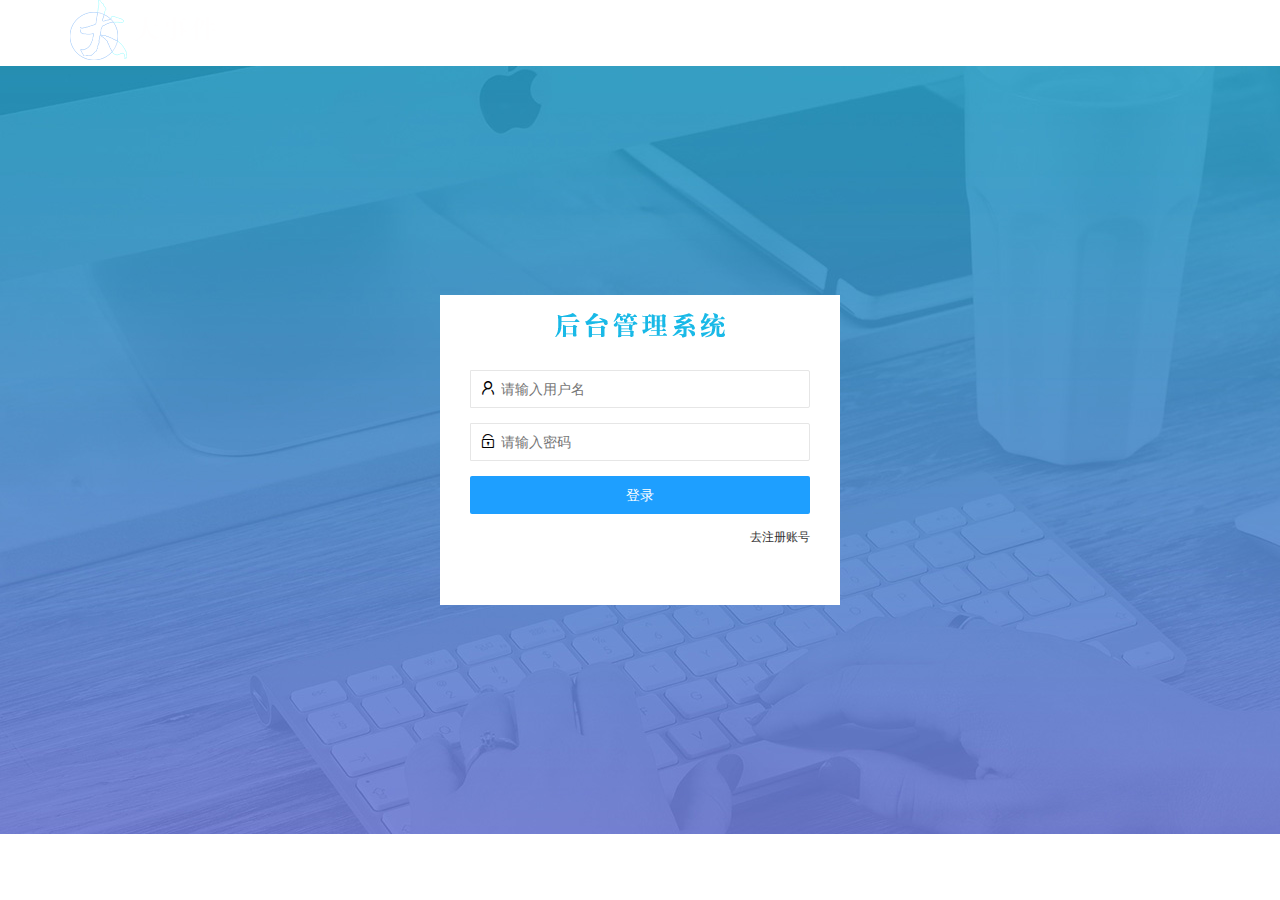
<file: login.html>
<!DOCTYPE html>
<html lang="en">

<head>
  <meta charset="UTF-8">
  <meta name="viewport" content="width=device-width, initial-scale=1.0">
  <title>Document</title>
  <!-- 导入layui样式 -->
  <link rel="stylesheet" href="./assets/lib/layui/css/layui.css">
  <!-- 导入自己的login的样式 -->
  <link rel="stylesheet" href="./assets/css/login.css">
</head>

<body>
  <!-- login头部区域 -->
  <div class="layui-main">
    <img src="./assets/images/logo.png" alt="">
  </div>
  <!-- 登录框 -->
  <div class="loginAndRegBox">
    <!-- 文字标题部分 -->
    <div class="title-box"></div>
    <!-- 登录页面 -->
    <div class="login-box">
      <form class="layui-form layui-form-pane" id="form_login" action="">
        <div class="layui-form-item">
          <i class="layui-icon layui-icon-username"></i>
          <input type="text" name="username" required lay-verify="required" placeholder="请输入用户名" autocomplete="off"
            class="layui-input">
        </div>
        <div class="layui-form-item">
          <i class="layui-icon layui-icon-password"></i>
          <input type="password" name="password" required lay-verify="required|pwd" placeholder="请输入密码"
            autocomplete="off" class="layui-input">
        </div>
        <!-- 登录按钮 -->
        <div class="layui-form-item">
          <!-- 注意：表单提交按钮和普通按钮的区别，就是 lay-submit 属性 -->
          <button class="layui-btn layui-btn-fluid layui-btn-normal" lay-submit>登录</button>
        </div>
        <div class="layui-form-item links">
          <a href="javascript:;" id="link_reg">去注册账号</a>
        </div>
      </form>
    </div>
    <!-- 注册页面 -->
    <!-- 注册的div -->
    <div class="reg-box">
      <!-- 注册的表单 -->
      <form class="layui-form" id="form_reg" action="">
        <!-- 用户名 -->
        <div class="layui-form-item">
          <i class="layui-icon layui-icon-username"></i>
          <input type="text" name="username" required lay-verify="required" placeholder="请输入用户名" autocomplete="off"
            class="layui-input" />
        </div>
        <!-- 密码 -->
        <div class="layui-form-item">
          <i class="layui-icon layui-icon-password"></i>
          <input type="password" name="password" required lay-verify="required|pwd|repwd" placeholder="请输入密码"
            autocomplete="off" class="layui-input" />
        </div>
        <!-- 密码确认框 -->
        <div class="layui-form-item">
          <i class="layui-icon layui-icon-password"></i>
          <input type="password" name="repassword" required lay-verify="required|pwd|repwd" placeholder="再次确认密码"
            autocomplete="off" class="layui-input" />
        </div>
        <!-- 注册按钮 -->
        <div class="layui-form-item">
          <!-- 注意：表单提交按钮和普通按钮的区别，就是 lay-submit 属性 -->
          <button class="layui-btn layui-btn-fluid layui-btn-normal" lay-submit>注册</button>
        </div>
        <div class="layui-form-item links">
          <a href="javascript:;" id="link_login">去登录</a>
        </div>
      </form>
    </div>
  </div>

  </div>
  <script src="./assets/lib/layui/layui.all.js"></script>
  <!-- 引入jQuery -->
  <script src="./assets/lib/jquery.js"></script>
  <!-- 引入自己写的login的js -->
  <!-- 引入自定义的api地址 -->
  <script src="./assets/js/baseAPI.js"></script>
  <script src="./assets/js/login.js"></script>
</body>

</html>
</file>
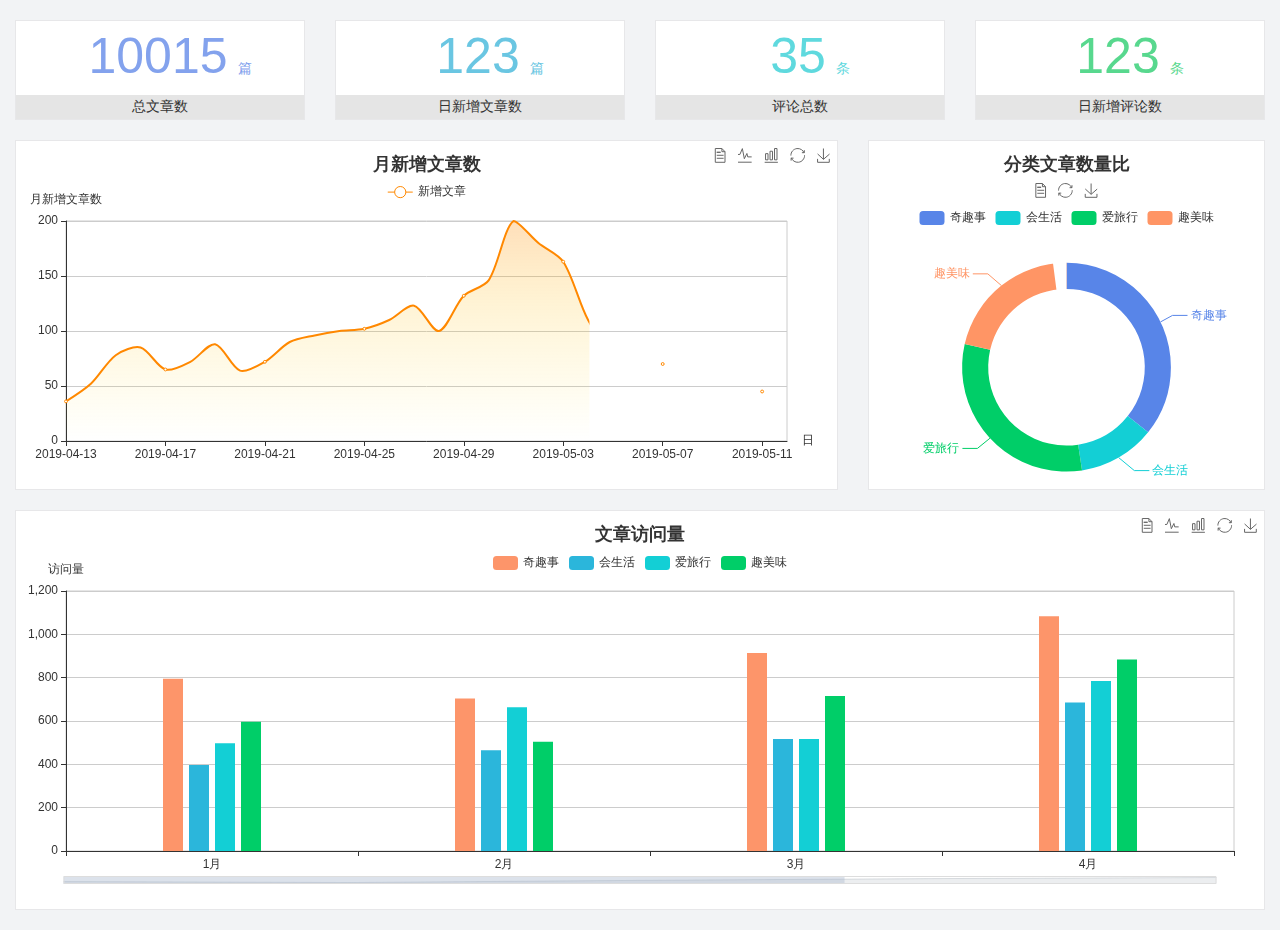
<file: home/dashboard.html>
<!DOCTYPE html>
<html lang="en">

<head>
  <meta charset="UTF-8">
  <meta name="viewport" content="width=device-width, initial-scale=1.0">
  <meta http-equiv="X-UA-Compatible" content="ie=edge">
  <title>图表统计</title>
  <link rel="stylesheet" href="../../assets/lib/bootstrap.css" />
  <link rel="stylesheet" href="../../assets/lib/main.css" />
  <script src="../../assets/lib/jquery.js"></script>
  <script type="text/javascript" src="../../assets/lib/echarts.min.js"></script>
</head>

<body>
  <div class="container-fluid">
    <div class="row spannel_list">
      <div class="col-sm-3 col-xs-6">
        <div class="spannel">
          <em>10015</em><span>篇</span>
          <b>总文章数</b>
        </div>
      </div>
      <div class="col-sm-3 col-xs-6">
        <div class="spannel scolor01">
          <em>123</em><span>篇</span>
          <b>日新增文章数</b>
        </div>
      </div>
      <div class="col-sm-3 col-xs-6">
        <div class="spannel scolor02">
          <em>35</em><span>条</span>
          <b>评论总数</b>
        </div>
      </div>
      <div class="col-sm-3 col-xs-6">
        <div class="spannel scolor03">
          <em>123</em><span>条</span>
          <b>日新增评论数</b>
        </div>
      </div>
    </div>
  </div>

  <div class="container-fluid">
    <div class="row curve-pie">
      <div class="col-lg-8 col-md-8">
        <div class="gragh_pannel" id="curve_show"></div>
      </div>
      <div class="col-lg-4 col-md-4">
        <div class="gragh_pannel" id="pie_show"></div>
      </div>
    </div>
  </div>

  <div class="container-fluid">
    <div class="column_pannel" id="column_show"></div>
  </div>

  <script>
    var oChart = echarts.init(document.getElementById('curve_show'));
    var aList_all = [
      { 'count': 36, 'date': '2019-04-13' },
      { 'count': 52, 'date': '2019-04-14' },
      { 'count': 78, 'date': '2019-04-15' },
      { 'count': 85, 'date': '2019-04-16' },
      { 'count': 65, 'date': '2019-04-17' },
      { 'count': 72, 'date': '2019-04-18' },
      { 'count': 88, 'date': '2019-04-19' },
      { 'count': 64, 'date': '2019-04-20' },
      { 'count': 72, 'date': '2019-04-21' },
      { 'count': 90, 'date': '2019-04-22' },
      { 'count': 96, 'date': '2019-04-23' },
      { 'count': 100, 'date': '2019-04-24' },
      { 'count': 102, 'date': '2019-04-25' },
      { 'count': 110, 'date': '2019-04-26' },
      { 'count': 123, 'date': '2019-04-27' },
      { 'count': 100, 'date': '2019-04-28' },
      { 'count': 132, 'date': '2019-04-29' },
      { 'count': 146, 'date': '2019-04-30' },
      { 'count': 200, 'date': '2019-05-01' },
      { 'count': 180, 'date': '2019-05-02' },
      { 'count': 163, 'date': '2019-05-03' },
      { 'count': 110, 'date': '2019-05-04' },
      { 'count': 80, 'date': '2019-05-05' },
      { 'count': 82, 'date': '2019-05-06' },
      { 'count': 70, 'date': '2019-05-07' },
      { 'count': 65, 'date': '2019-05-08' },
      { 'count': 54, 'date': '2019-05-09' },
      { 'count': 40, 'date': '2019-05-10' },
      { 'count': 45, 'date': '2019-05-11' },
      { 'count': 38, 'date': '2019-05-12' },
    ];

    let aCount = [];
    let aDate = [];

    for (var i = 0; i < aList_all.length; i++) {
      aCount.push(aList_all[i].count);
      aDate.push(aList_all[i].date);
    }

    var chartopt = {
      title: {
        text: '月新增文章数',
        left: 'center',
        top: '10'
      },
      tooltip: {
        trigger: 'axis'
      },
      legend: {
        data: ['新增文章'],
        top: '40'
      },
      toolbox: {
        show: true,
        feature: {
          mark: { show: true },
          dataView: { show: true, readOnly: false },
          magicType: { show: true, type: ['line', 'bar'] },
          restore: { show: true },
          saveAsImage: { show: true }
        }
      },
      calculable: true,
      xAxis: [
        {
          name: '日',
          type: 'category',
          boundaryGap: false,
          data: aDate
        }
      ],
      yAxis: [
        {
          name: '月新增文章数',
          type: 'value'
        }
      ],
      series: [
        {
          name: '新增文章',
          type: 'line',
          smooth: true,
          itemStyle: { normal: { areaStyle: { type: 'default' }, color: '#f80' }, lineStyle: { color: '#f80' } },
          data: aCount
        }],
      areaStyle: {
        normal: {
          color: new echarts.graphic.LinearGradient(0, 0, 0, 1, [{
            offset: 0,
            color: 'rgba(255,136,0,0.39)'
          }, {
            offset: .34,
            color: 'rgba(255,180,0,0.25)'
          }, {
            offset: 1,
            color: 'rgba(255,222,0,0.00)'
          }])

        }
      },
      grid: {
        show: true,
        x: 50,
        x2: 50,
        y: 80,
        height: 220
      }
    };

    oChart.setOption(chartopt);


    var oPie = echarts.init(document.getElementById('pie_show'));
    var oPieopt =
    {
      title: {
        top: 10,
        text: '分类文章数量比',
        x: 'center'
      },
      tooltip: {
        trigger: 'item',
        formatter: "{a} <br/>{b} : {c} ({d}%)"
      },
      color: ['#5885e8', '#13cfd5', '#00ce68', '#ff9565'],
      legend: {
        x: 'center',
        top: 65,
        data: ['奇趣事', '会生活', '爱旅行', '趣美味']
      },
      toolbox: {
        show: true,
        x: 'center',
        top: 35,
        feature: {
          mark: { show: true },
          dataView: { show: true, readOnly: false },
          magicType: {
            show: true,
            type: ['pie', 'funnel'],
            option: {
              funnel: {
                x: '25%',
                width: '50%',
                funnelAlign: 'left',
                max: 1548
              }
            }
          },
          restore: { show: true },
          saveAsImage: { show: true }
        }
      },
      calculable: true,
      series: [
        {
          name: '访问来源',
          type: 'pie',
          radius: ['45%', '60%'],
          center: ['50%', '65%'],
          data: [
            { value: 300, name: '奇趣事' },
            { value: 100, name: '会生活' },
            { value: 260, name: '爱旅行' },
            { value: 180, name: '趣美味' }
          ]
        }
      ]
    };
    oPie.setOption(oPieopt);



    var oColumn = this.echarts.init(document.getElementById('column_show'));
    var oColumnopt =
    {
      title: {
        text: '文章访问量',
        left: 'center',
        top: '10'
      },
      tooltip: {
        trigger: 'axis'
      },
      legend: {
        data: ['奇趣事', '会生活', '爱旅行', '趣美味'],
        top: '40'
      },
      toolbox: {
        show: true,
        feature: {
          mark: { show: true },
          dataView: { show: true, readOnly: false },
          magicType: { show: true, type: ['line', 'bar'] },
          restore: { show: true },
          saveAsImage: { show: true }
        }
      },
      calculable: true,
      xAxis: [
        {
          type: 'category',
          data: ['1月', '2月', '3月', '4月', '5月']
        }
      ],
      yAxis: [
        {
          name: '访问量',
          type: 'value'
        }
      ],
      series: [
        {
          name: '奇趣事',
          type: 'bar',
          barWidth: 20,
          itemStyle: {
            normal: { areaStyle: { type: 'default' }, color: '#fd956a' }
          },
          data: [800, 708, 920, 1090, 1200]
        },
        {
          name: '会生活',
          type: 'bar',
          barWidth: 20,
          itemStyle: {
            normal: { areaStyle: { type: 'default' }, color: '#2bb6db' }
          },
          data: [400, 468, 520, 690, 800]
        },
        {
          name: '爱旅行',
          type: 'bar',
          barWidth: 20,
          itemStyle: {
            normal: { areaStyle: { type: 'default' }, color: '#13cfd5' }
          },
          data: [500, 668, 520, 790, 900]
        },
        {
          name: '趣美味',
          type: 'bar',
          barWidth: 20,
          itemStyle: {
            normal: { areaStyle: { type: 'default' }, color: '#00ce68' }
          },
          data: [600, 508, 720, 890, 1000]
        }
      ],
      grid: {
        show: true,
        x: 50,
        x2: 30,
        y: 80,
        height: 260
      },
      dataZoom: [//给x轴设置滚动条
        {
          start: 0,//默认为0
          end: 100 - 1000 / 31,//默认为100
          type: 'slider',
          show: true,
          xAxisIndex: [0],
          handleSize: 0,//滑动条的 左右2个滑动条的大小
          height: 8,//组件高度
          left: 45, //左边的距离
          right: 50,//右边的距离
          bottom: 26,//右边的距离
          handleColor: '#ddd',//h滑动图标的颜色
          handleStyle: {
            borderColor: "#cacaca",
            borderWidth: "1",
            shadowBlur: 2,
            background: "#ddd",
            shadowColor: "#ddd",
          }
        }]
    };
    oColumn.setOption(oColumnopt);
  </script>
</body>

</html>
</file>
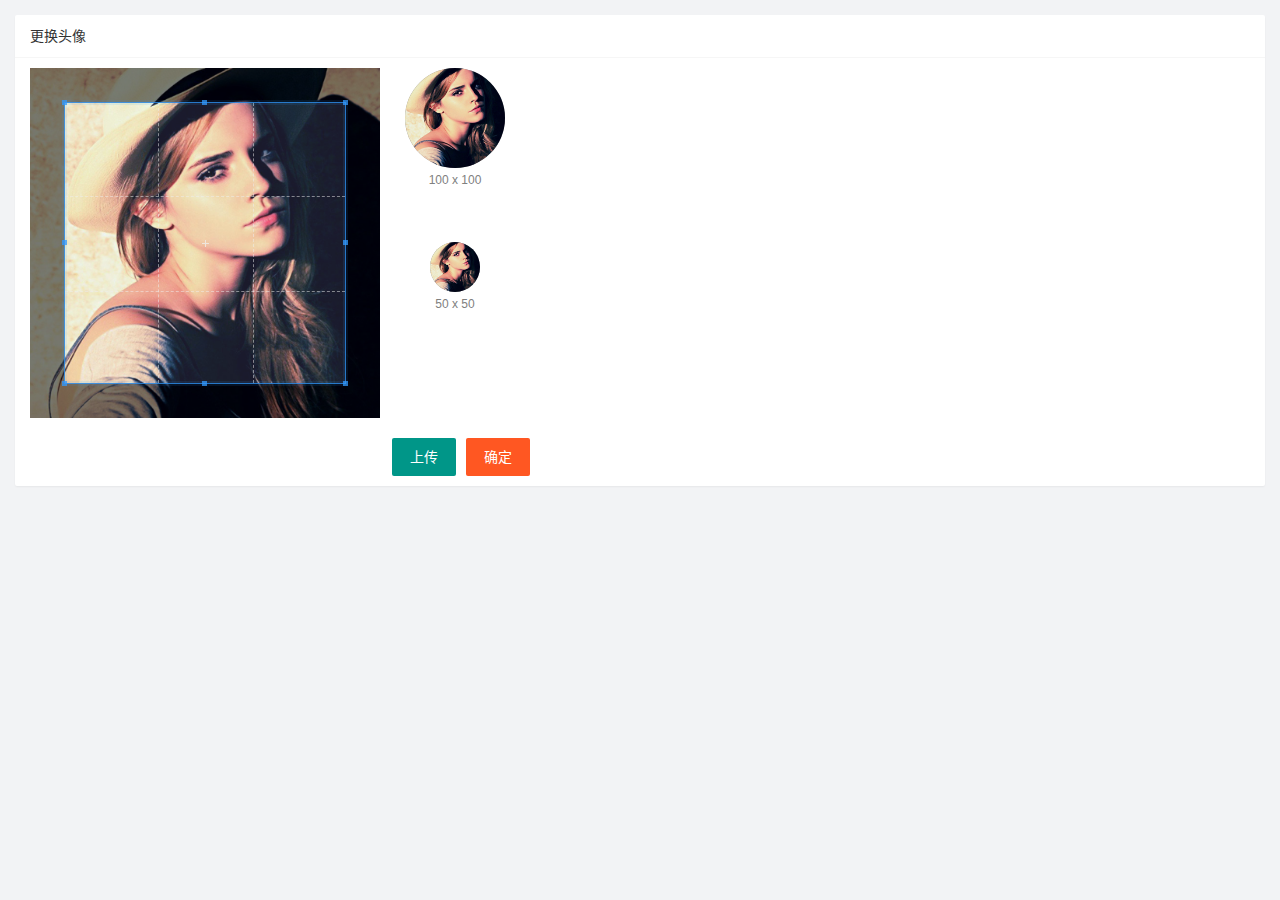
<file: assets/avatar/avatar.html>
<!DOCTYPE html>
<html lang="zh-CN">

<head>
    <meta charset="UTF-8">
    <meta name="viewport" content="width=device-width, initial-scale=1.0">
    <title>更换头像</title>
</head>
<!-- 引入layui的样式 -->
<link rel="stylesheet" href="../lib/layui/css/layui.css">
<!-- 引入cropper的样式 -->
<link rel="stylesheet" href="../lib/cropper/cropper.css">
<!-- 引入avatar的样式 -->
<link rel="stylesheet" href="./avatar.css">

<body>
    <!-- 卡片区域 -->
    <div class="layui-card">
        <div class="layui-card-header">更换头像</div>
        <div class="layui-card-body">
            <!-- 第一行的图片裁剪和预览区域 -->
            <div class="row1">
                <!-- 图片裁剪区域 -->
                <div class="cropper-box">
                    <!-- 这个 img 标签很重要，将来会把它初始化为裁剪区域 -->
                    <img id="image" src="/assets/images/sample.jpg" />
                </div>
                <!-- 图片的预览区域 -->
                <div class="preview-box">
                    <div>
                        <!-- 宽高为 100px 的预览区域 -->
                        <div class="img-preview w100"></div>
                        <p class="size">100 x 100</p>
                    </div>
                    <div>
                        <!-- 宽高为 50px 的预览区域 -->
                        <div class="img-preview w50"></div>
                        <p class="size">50 x 50</p>
                    </div>
                </div>
            </div>
            <!-- 第二行的按钮区域 -->
            <div class="row2">
                <input type="file" id='file' accept="image/png">

                <button type="button" class="layui-btn" id="liupuynag">上传</button>
                <button type="button" class="layui-btn layui-btn-danger" id="btnUpload">确定</button>
            </div>
        </div>
    </div>
    <!-- 引入layui 的js-->
    <script src="../lib/layui/layui.all.js"></script>
    <!-- 引入jQuery的js -->
    <script src="../lib/jquery.js"></script>
    <!-- 引入cropper的js -->
    <script src="../lib/cropper/Cropper.js"></script>
    <!-- 引入cropper的jQuery的js -->
    <script src="../lib/cropper/jquery-cropper.js"></script>
    <!-- 引入自己的base文件 -->
    <script src="../js/baseAPI.js"></script>
    <!-- 引入自己的js -->
    <script src="./avatar.js"></script>
</body>

</html>
</file>
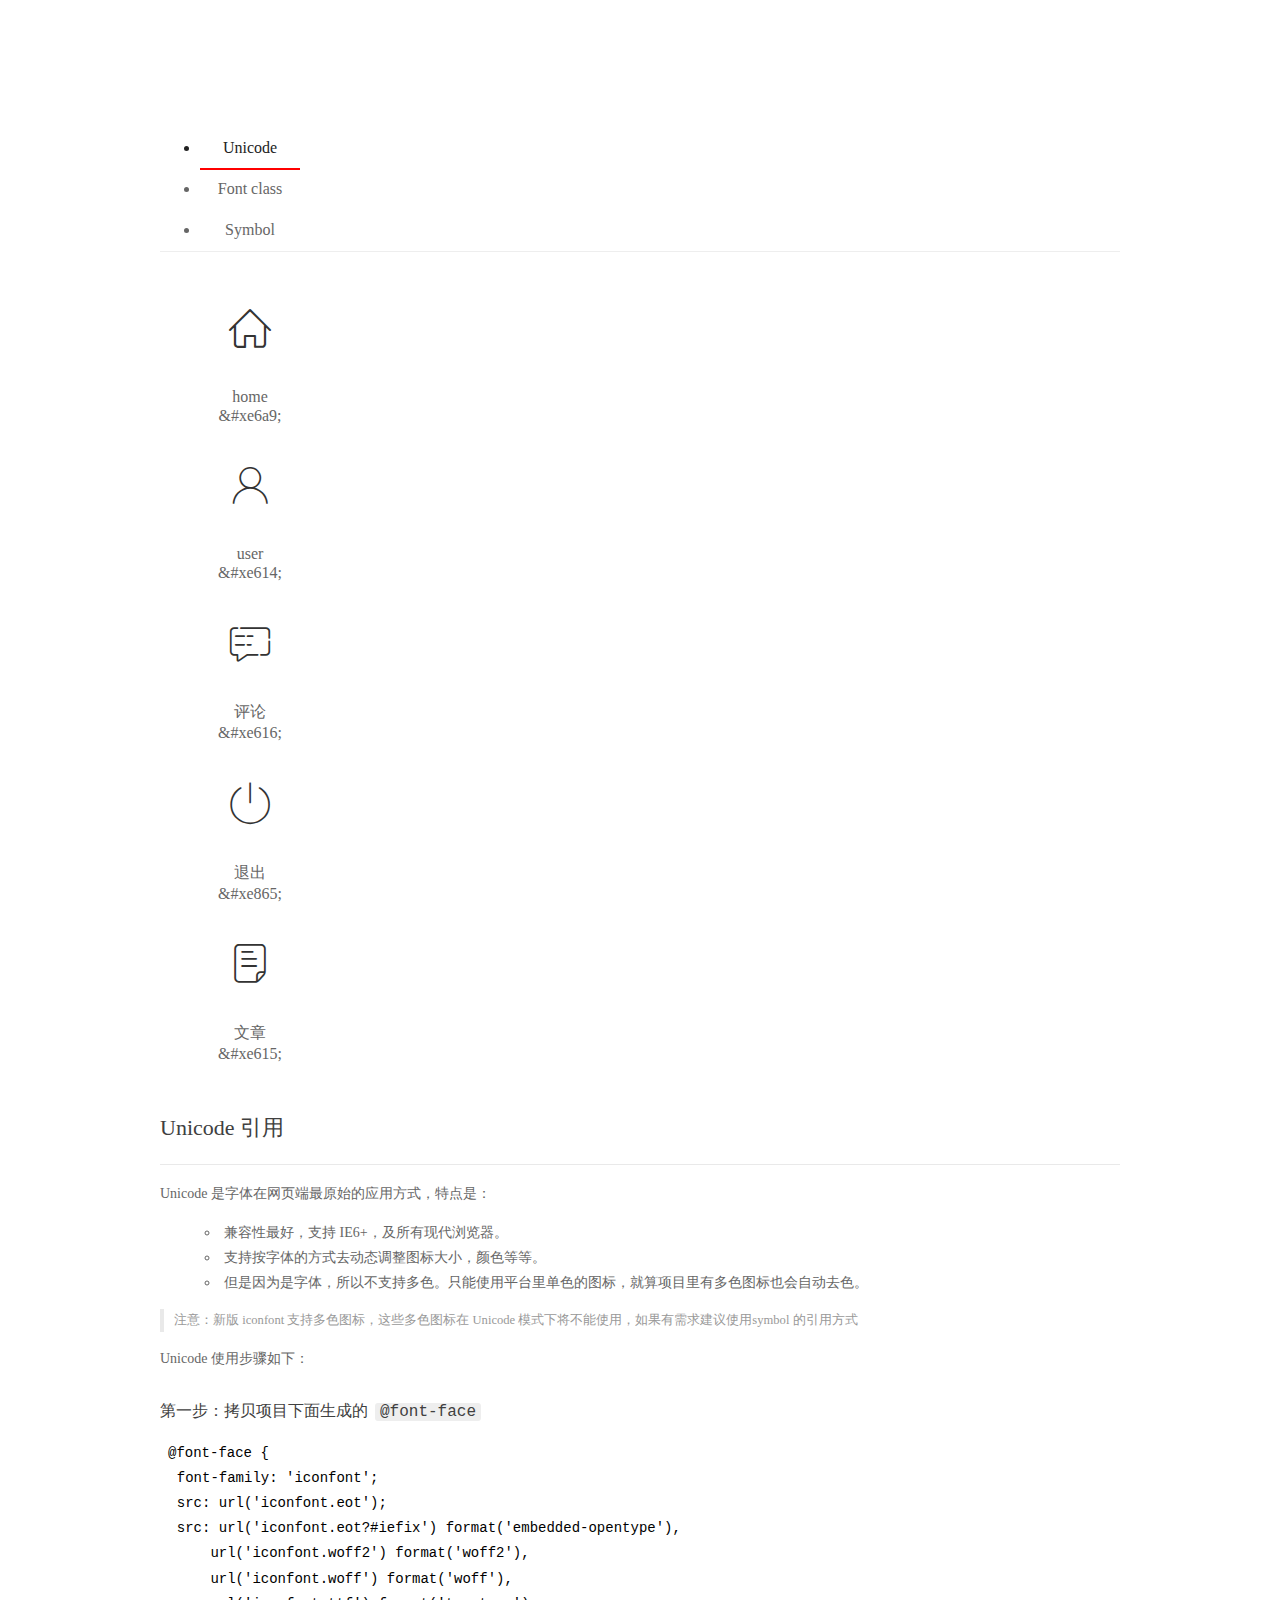
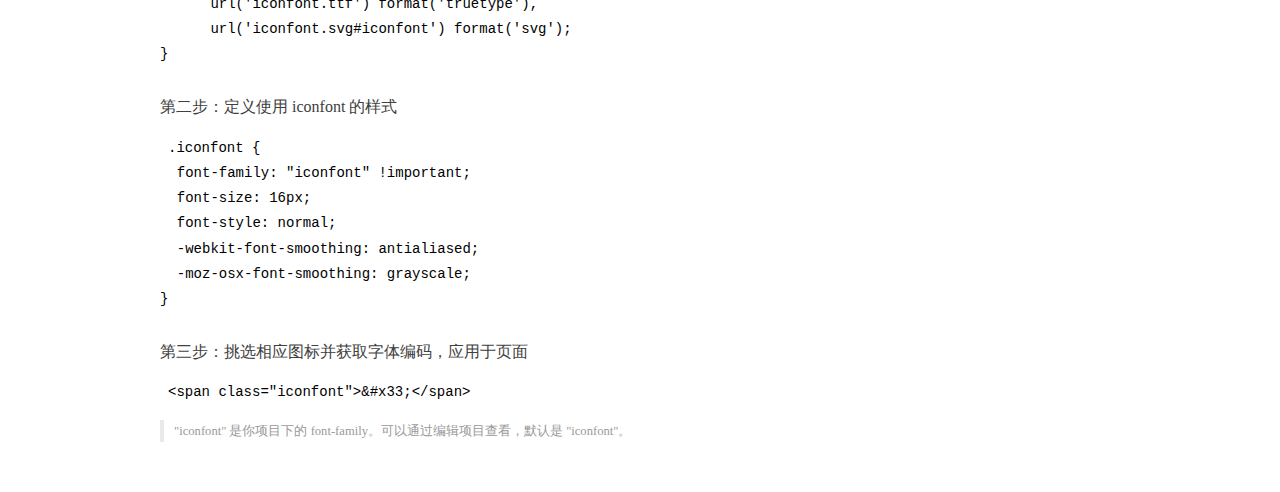
<file: assets/fonts/demo_index.html>
<!DOCTYPE html>
<html>
<head>
  <meta charset="utf-8"/>
  <title>IconFont Demo</title>
  <link rel="shortcut icon" href="https://gtms04.alicdn.com/tps/i4/TB1_oz6GVXXXXaFXpXXJDFnIXXX-64-64.ico" type="image/x-icon"/>
  <link rel="stylesheet" href="https://g.alicdn.com/thx/cube/1.3.2/cube.min.css">
  <link rel="stylesheet" href="demo.css">
  <link rel="stylesheet" href="iconfont.css">
  <script src="iconfont.js"></script>
  <!-- jQuery -->
  <script src="https://a1.alicdn.com/oss/uploads/2018/12/26/7bfddb60-08e8-11e9-9b04-53e73bb6408b.js"></script>
  <!-- 代码高亮 -->
  <script src="https://a1.alicdn.com/oss/uploads/2018/12/26/a3f714d0-08e6-11e9-8a15-ebf944d7534c.js"></script>
</head>
<body>
  <div class="main">
    <h1 class="logo"><a href="https://www.iconfont.cn/" title="iconfont 首页" target="_blank">&#xe86b;</a></h1>
    <div class="nav-tabs">
      <ul id="tabs" class="dib-box">
        <li class="dib active"><span>Unicode</span></li>
        <li class="dib"><span>Font class</span></li>
        <li class="dib"><span>Symbol</span></li>
      </ul>
      
    </div>
    <div class="tab-container">
      <div class="content unicode" style="display: block;">
          <ul class="icon_lists dib-box">
          
            <li class="dib">
              <span class="icon iconfont">&#xe6a9;</span>
                <div class="name">home</div>
                <div class="code-name">&amp;#xe6a9;</div>
              </li>
          
            <li class="dib">
              <span class="icon iconfont">&#xe614;</span>
                <div class="name">user</div>
                <div class="code-name">&amp;#xe614;</div>
              </li>
          
            <li class="dib">
              <span class="icon iconfont">&#xe616;</span>
                <div class="name">评论</div>
                <div class="code-name">&amp;#xe616;</div>
              </li>
          
            <li class="dib">
              <span class="icon iconfont">&#xe865;</span>
                <div class="name">退出</div>
                <div class="code-name">&amp;#xe865;</div>
              </li>
          
            <li class="dib">
              <span class="icon iconfont">&#xe615;</span>
                <div class="name">文章</div>
                <div class="code-name">&amp;#xe615;</div>
              </li>
          
          </ul>
          <div class="article markdown">
          <h2 id="unicode-">Unicode 引用</h2>
          <hr>

          <p>Unicode 是字体在网页端最原始的应用方式，特点是：</p>
          <ul>
            <li>兼容性最好，支持 IE6+，及所有现代浏览器。</li>
            <li>支持按字体的方式去动态调整图标大小，颜色等等。</li>
            <li>但是因为是字体，所以不支持多色。只能使用平台里单色的图标，就算项目里有多色图标也会自动去色。</li>
          </ul>
          <blockquote>
            <p>注意：新版 iconfont 支持多色图标，这些多色图标在 Unicode 模式下将不能使用，如果有需求建议使用symbol 的引用方式</p>
          </blockquote>
          <p>Unicode 使用步骤如下：</p>
          <h3 id="-font-face">第一步：拷贝项目下面生成的 <code>@font-face</code></h3>
<pre><code class="language-css"
>@font-face {
  font-family: 'iconfont';
  src: url('iconfont.eot');
  src: url('iconfont.eot?#iefix') format('embedded-opentype'),
      url('iconfont.woff2') format('woff2'),
      url('iconfont.woff') format('woff'),
      url('iconfont.ttf') format('truetype'),
      url('iconfont.svg#iconfont') format('svg');
}
</code></pre>
          <h3 id="-iconfont-">第二步：定义使用 iconfont 的样式</h3>
<pre><code class="language-css"
>.iconfont {
  font-family: "iconfont" !important;
  font-size: 16px;
  font-style: normal;
  -webkit-font-smoothing: antialiased;
  -moz-osx-font-smoothing: grayscale;
}
</code></pre>
          <h3 id="-">第三步：挑选相应图标并获取字体编码，应用于页面</h3>
<pre>
<code class="language-html"
>&lt;span class="iconfont"&gt;&amp;#x33;&lt;/span&gt;
</code></pre>
          <blockquote>
            <p>"iconfont" 是你项目下的 font-family。可以通过编辑项目查看，默认是 "iconfont"。</p>
          </blockquote>
          </div>
      </div>
      <div class="content font-class">
        <ul class="icon_lists dib-box">
          
          <li class="dib">
            <span class="icon iconfont icon-home"></span>
            <div class="name">
              home
            </div>
            <div class="code-name">.icon-home
            </div>
          </li>
          
          <li class="dib">
            <span class="icon iconfont icon-user"></span>
            <div class="name">
              user
            </div>
            <div class="code-name">.icon-user
            </div>
          </li>
          
          <li class="dib">
            <span class="icon iconfont icon-pinglun"></span>
            <div class="name">
              评论
            </div>
            <div class="code-name">.icon-pinglun
            </div>
          </li>
          
          <li class="dib">
            <span class="icon iconfont icon-tuichu"></span>
            <div class="name">
              退出
            </div>
            <div class="code-name">.icon-tuichu
            </div>
          </li>
          
          <li class="dib">
            <span class="icon iconfont icon-16"></span>
            <div class="name">
              文章
            </div>
            <div class="code-name">.icon-16
            </div>
          </li>
          
        </ul>
        <div class="article markdown">
        <h2 id="font-class-">font-class 引用</h2>
        <hr>

        <p>font-class 是 Unicode 使用方式的一种变种，主要是解决 Unicode 书写不直观，语意不明确的问题。</p>
        <p>与 Unicode 使用方式相比，具有如下特点：</p>
        <ul>
          <li>兼容性良好，支持 IE8+，及所有现代浏览器。</li>
          <li>相比于 Unicode 语意明确，书写更直观。可以很容易分辨这个 icon 是什么。</li>
          <li>因为使用 class 来定义图标，所以当要替换图标时，只需要修改 class 里面的 Unicode 引用。</li>
          <li>不过因为本质上还是使用的字体，所以多色图标还是不支持的。</li>
        </ul>
        <p>使用步骤如下：</p>
        <h3 id="-fontclass-">第一步：引入项目下面生成的 fontclass 代码：</h3>
<pre><code class="language-html">&lt;link rel="stylesheet" href="./iconfont.css"&gt;
</code></pre>
        <h3 id="-">第二步：挑选相应图标并获取类名，应用于页面：</h3>
<pre><code class="language-html">&lt;span class="iconfont icon-xxx"&gt;&lt;/span&gt;
</code></pre>
        <blockquote>
          <p>"
            iconfont" 是你项目下的 font-family。可以通过编辑项目查看，默认是 "iconfont"。</p>
        </blockquote>
      </div>
      </div>
      <div class="content symbol">
          <ul class="icon_lists dib-box">
          
            <li class="dib">
                <svg class="icon svg-icon" aria-hidden="true">
                  <use xlink:href="#icon-home"></use>
                </svg>
                <div class="name">home</div>
                <div class="code-name">#icon-home</div>
            </li>
          
            <li class="dib">
                <svg class="icon svg-icon" aria-hidden="true">
                  <use xlink:href="#icon-user"></use>
                </svg>
                <div class="name">user</div>
                <div class="code-name">#icon-user</div>
            </li>
          
            <li class="dib">
                <svg class="icon svg-icon" aria-hidden="true">
                  <use xlink:href="#icon-pinglun"></use>
                </svg>
                <div class="name">评论</div>
                <div class="code-name">#icon-pinglun</div>
            </li>
          
            <li class="dib">
                <svg class="icon svg-icon" aria-hidden="true">
                  <use xlink:href="#icon-tuichu"></use>
                </svg>
                <div class="name">退出</div>
                <div class="code-name">#icon-tuichu</div>
            </li>
          
            <li class="dib">
                <svg class="icon svg-icon" aria-hidden="true">
                  <use xlink:href="#icon-16"></use>
                </svg>
                <div class="name">文章</div>
                <div class="code-name">#icon-16</div>
            </li>
          
          </ul>
          <div class="article markdown">
          <h2 id="symbol-">Symbol 引用</h2>
          <hr>

          <p>这是一种全新的使用方式，应该说这才是未来的主流，也是平台目前推荐的用法。相关介绍可以参考这篇<a href="">文章</a>
            这种用法其实是做了一个 SVG 的集合，与另外两种相比具有如下特点：</p>
          <ul>
            <li>支持多色图标了，不再受单色限制。</li>
            <li>通过一些技巧，支持像字体那样，通过 <code>font-size</code>, <code>color</code> 来调整样式。</li>
            <li>兼容性较差，支持 IE9+，及现代浏览器。</li>
            <li>浏览器渲染 SVG 的性能一般，还不如 png。</li>
          </ul>
          <p>使用步骤如下：</p>
          <h3 id="-symbol-">第一步：引入项目下面生成的 symbol 代码：</h3>
<pre><code class="language-html">&lt;script src="./iconfont.js"&gt;&lt;/script&gt;
</code></pre>
          <h3 id="-css-">第二步：加入通用 CSS 代码（引入一次就行）：</h3>
<pre><code class="language-html">&lt;style&gt;
.icon {
  width: 1em;
  height: 1em;
  vertical-align: -0.15em;
  fill: currentColor;
  overflow: hidden;
}
&lt;/style&gt;
</code></pre>
          <h3 id="-">第三步：挑选相应图标并获取类名，应用于页面：</h3>
<pre><code class="language-html">&lt;svg class="icon" aria-hidden="true"&gt;
  &lt;use xlink:href="#icon-xxx"&gt;&lt;/use&gt;
&lt;/svg&gt;
</code></pre>
          </div>
      </div>

    </div>
  </div>
  <script>
  $(document).ready(function () {
      $('.tab-container .content:first').show()

      $('#tabs li').click(function (e) {
        var tabContent = $('.tab-container .content')
        var index = $(this).index()

        if ($(this).hasClass('active')) {
          return
        } else {
          $('#tabs li').removeClass('active')
          $(this).addClass('active')

          tabContent.hide().eq(index).fadeIn()
        }
      })
    })
  </script>
</body>
</html>
</file>
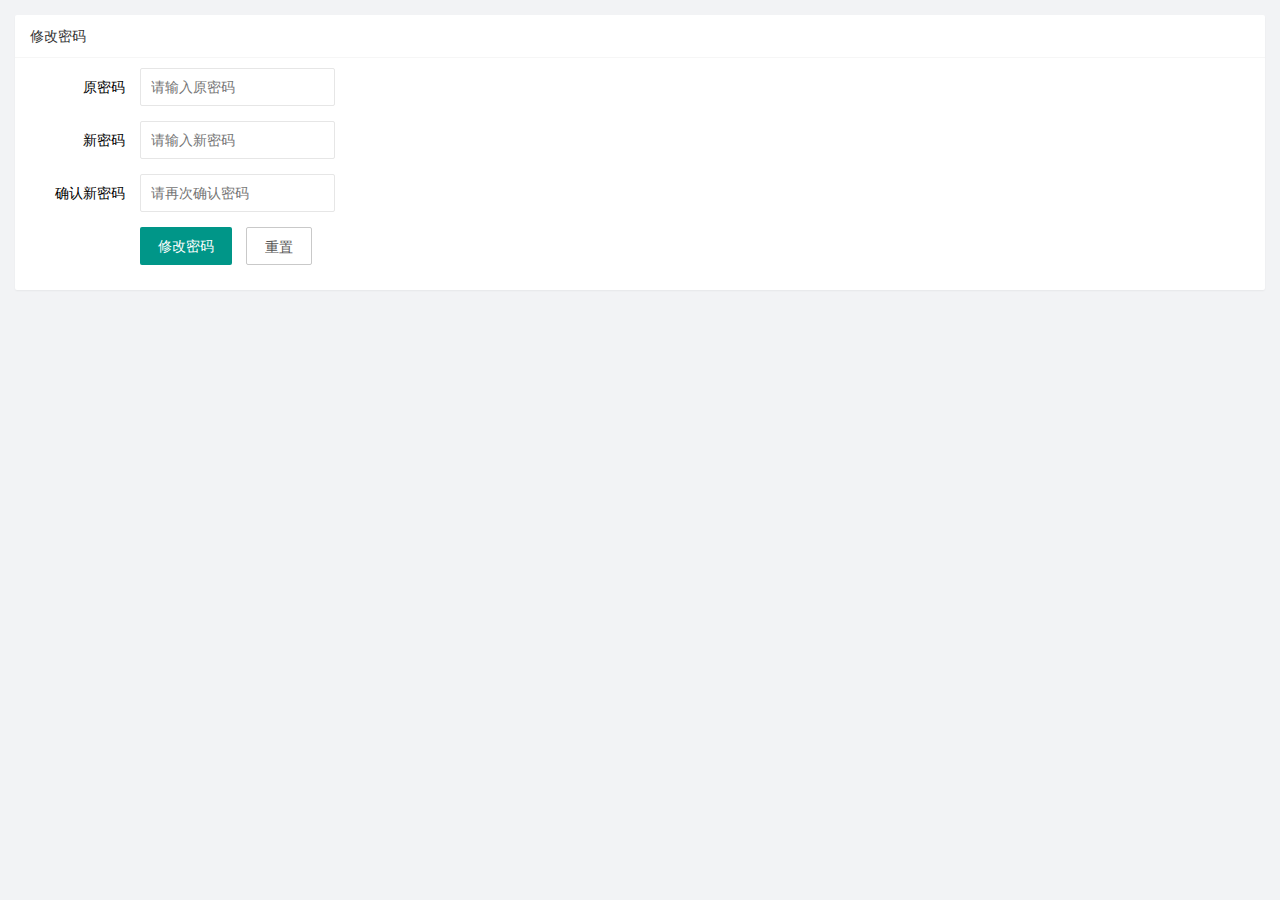
<file: assets/pdw/pdw.html>
<!DOCTYPE html>
<html lang="en">

<head>
    <meta charset="UTF-8" />
    <meta name="viewport" content="width=device-width, initial-scale=1.0" />
    <title>Document</title>
    <link rel="stylesheet" href="../../assets/lib/layui/css/layui.css" />
    <link rel="stylesheet" href="./pdw.css" />
</head>

<body>
    <!-- 卡片区域 -->
    <div class="layui-card">
        <div class="layui-card-header">修改密码</div>
        <div class="layui-card-body">
            <form class="layui-form">
                <div class="layui-form-item">
                    <label class="layui-form-label">原密码</label>
                    <div class="layui-input-block">
                        <input type="password" name="oldPwd" required lay-verify="required" placeholder="请输入原密码"
                            autocomplete="off" class="layui-input" />
                    </div>
                </div>
                <div class="layui-form-item">
                    <label class="layui-form-label">新密码</label>
                    <div class="layui-input-block">
                        <input type="password" name="newPwd" required lay-verify="required" placeholder="请输入新密码"
                            autocomplete="off" class="layui-input" />
                    </div>
                </div>
                <div class="layui-form-item">
                    <label class="layui-form-label">确认新密码</label>
                    <div class="layui-input-block">
                        <input type="password" name="rePwd" required lay-verify="required" placeholder="请再次确认密码"
                            autocomplete="off" class="layui-input" />
                    </div>
                </div>
                <div class="layui-form-item">
                    <div class="layui-input-block">
                        <button class="layui-btn" lay-submit lay-filter="formDemo">修改密码</button>
                        <button type="reset" class="layui-btn layui-btn-primary">重置</button>
                    </div>
                </div>
            </form>
        </div>
    </div>
</body>
<!-- 导入jQuery文件 -->
<script src="../lib/jquery.js"></script>
<!-- 导入layui的js -->
<script src="../lib/layui/layui.all.js"></script>
<!-- 导入baseApi -->
<script src="../js/baseAPI.js"></script>
<!-- 导入自己的js文件 -->
<script src="./pdw.js"></script>

</html>
</file>
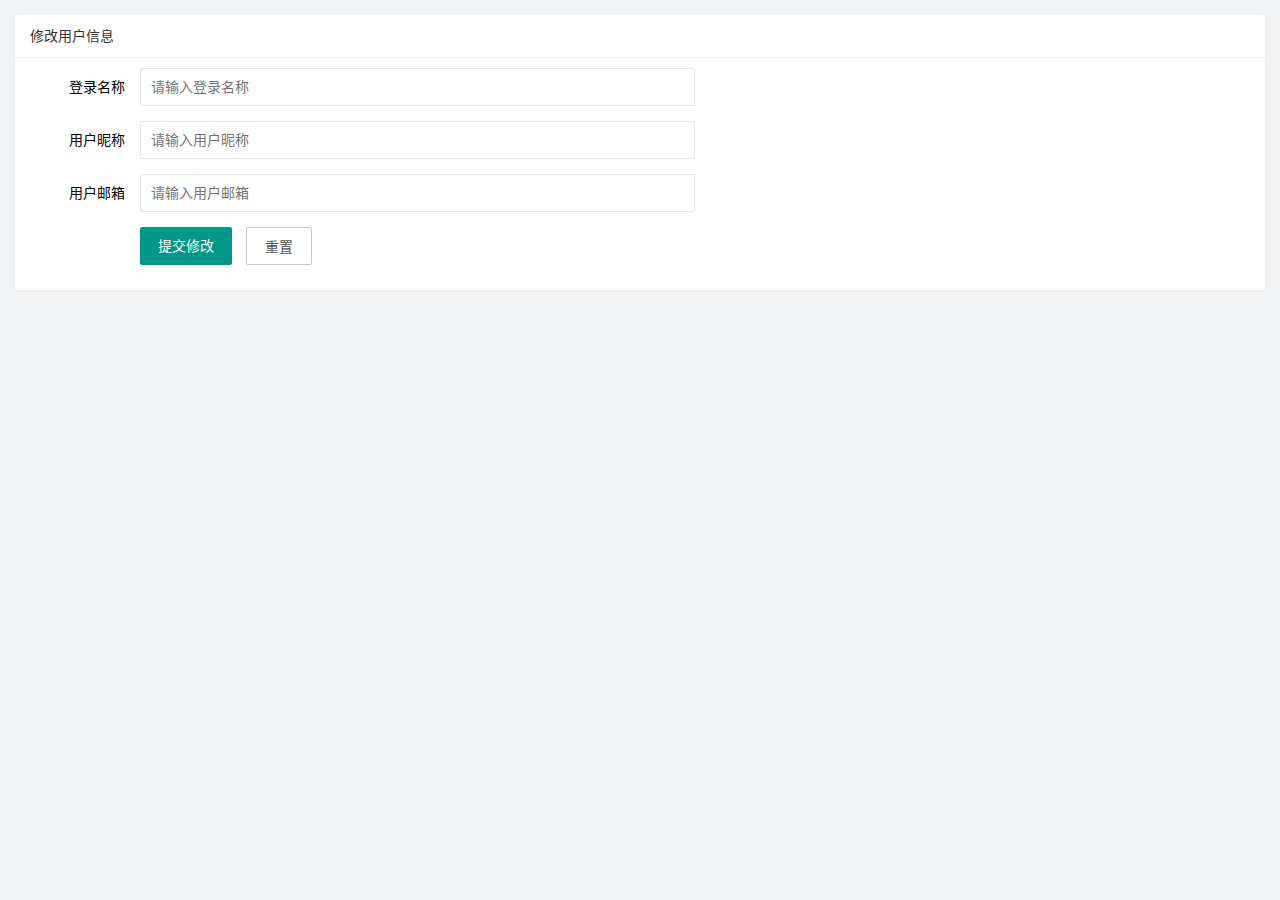
<file: assets/user/user_info.html>
<!DOCTYPE html>
<html lang="zh-CN">

<head>
    <meta charset="UTF-8">
    <meta name="viewport" content="width=device-width, initial-scale=1.0">
    <title>Document</title>
    <!-- 导入layui的样式 -->
    <link rel="stylesheet" href="../lib/layui/css/layui.css">
    <!-- 导入自己的样式 -->
    <link rel="stylesheet" href="./user_info.css">
</head>

<body>
    <!-- 卡片区域 -->
    <div class="layui-card">
        <div class="layui-card-header">修改用户信息</div>
        <div class="layui-card-body">
            <!-- form 表单区域 -->
            <form class="layui-form" lay-filter="formUserInfo">
                <input type="hidden" name="id" value="" />
                <div class=" layui-form-item">
                    <label class="layui-form-label">登录名称</label>
                    <div class="layui-input-block">
                        <input type="text" name="username" required lay-verify="required" placeholder="请输入登录名称"
                            autocomplete="off" class="layui-input" readonly />
                    </div>
                </div>
                <div class="layui-form-item">
                    <label class="layui-form-label">用户昵称</label>
                    <div class="layui-input-block">
                        <input type="text" name="nickname" required lay-verify="required|nickname" placeholder="请输入用户昵称"
                            autocomplete="off" class="layui-input" />
                    </div>
                </div>
                <div class="layui-form-item">
                    <label class="layui-form-label">用户邮箱</label>
                    <div class="layui-input-block">
                        <input type="text" name="email" required lay-verify="required|email" placeholder="请输入用户邮箱"
                            autocomplete="off" class="layui-input" />
                    </div>
                </div>
                <div class="layui-form-item">
                    <div class="layui-input-block">
                        <button class="layui-btn" lay-submit lay-filter="formDemo">提交修改</button>
                        <button type="reset" class="layui-btn layui-btn-primary">重置</button>
                    </div>
                </div>
            </form>
        </div>
    </div>


    <!-- 引入layui的js -->
    <script src="../lib/layui/layui.all.js"></script>
    <!-- 引入jQuery -->
    <script src="../lib/jquery.js"></script>
    <!-- 导入自己封装的baseApi -->
    <script src="../../assets/js/baseAPI.js"></script>
    <!-- 引入自己的js -->
    <script src="./user_info.js"></script>
</body>

</html>
</file>
<file: assets/lib/layui/css/layui.css>
/** layui-v2.5.5 MIT License By https://www.layui.com */
 .layui-inline,img{display:inline-block;vertical-align:middle}h1,h2,h3,h4,h5,h6{font-weight:400}.layui-edge,.layui-header,.layui-inline,.layui-main{position:relative}.layui-body,.layui-edge,.layui-elip{overflow:hidden}.layui-btn,.layui-edge,.layui-inline,img{vertical-align:middle}.layui-btn,.layui-disabled,.layui-icon,.layui-unselect{-moz-user-select:none;-webkit-user-select:none;-ms-user-select:none}.layui-elip,.layui-form-checkbox span,.layui-form-pane .layui-form-label{text-overflow:ellipsis;white-space:nowrap}.layui-breadcrumb,.layui-tree-btnGroup{visibility:hidden}blockquote,body,button,dd,div,dl,dt,form,h1,h2,h3,h4,h5,h6,input,li,ol,p,pre,td,textarea,th,ul{margin:0;padding:0;-webkit-tap-highlight-color:rgba(0,0,0,0)}a:active,a:hover{outline:0}img{border:none}li{list-style:none}table{border-collapse:collapse;border-spacing:0}h4,h5,h6{font-size:100%}button,input,optgroup,option,select,textarea{font-family:inherit;font-size:inherit;font-style:inherit;font-weight:inherit;outline:0}pre{white-space:pre-wrap;white-space:-moz-pre-wrap;white-space:-pre-wrap;white-space:-o-pre-wrap;word-wrap:break-word}body{line-height:24px;font:14px Helvetica Neue,Helvetica,PingFang SC,Tahoma,Arial,sans-serif}hr{height:1px;margin:10px 0;border:0;clear:both}a{color:#333;text-decoration:none}a:hover{color:#777}a cite{font-style:normal;*cursor:pointer}.layui-border-box,.layui-border-box *{box-sizing:border-box}.layui-box,.layui-box *{box-sizing:content-box}.layui-clear{clear:both;*zoom:1}.layui-clear:after{content:'\20';clear:both;*zoom:1;display:block;height:0}.layui-inline{*display:inline;*zoom:1}.layui-edge{display:inline-block;width:0;height:0;border-width:6px;border-style:dashed;border-color:transparent}.layui-edge-top{top:-4px;border-bottom-color:#999;border-bottom-style:solid}.layui-edge-right{border-left-color:#999;border-left-style:solid}.layui-edge-bottom{top:2px;border-top-color:#999;border-top-style:solid}.layui-edge-left{border-right-color:#999;border-right-style:solid}.layui-disabled,.layui-disabled:hover{color:#d2d2d2!important;cursor:not-allowed!important}.layui-circle{border-radius:100%}.layui-show{display:block!important}.layui-hide{display:none!important}@font-face{font-family:layui-icon;src:url(../font/iconfont.eot?v=250);src:url(../font/iconfont.eot?v=250#iefix) format('embedded-opentype'),url(../font/iconfont.woff2?v=250) format('woff2'),url(../font/iconfont.woff?v=250) format('woff'),url(../font/iconfont.ttf?v=250) format('truetype'),url(../font/iconfont.svg?v=250#layui-icon) format('svg')}.layui-icon{font-family:layui-icon!important;font-size:16px;font-style:normal;-webkit-font-smoothing:antialiased;-moz-osx-font-smoothing:grayscale}.layui-icon-reply-fill:before{content:"\e611"}.layui-icon-set-fill:before{content:"\e614"}.layui-icon-menu-fill:before{content:"\e60f"}.layui-icon-search:before{content:"\e615"}.layui-icon-share:before{content:"\e641"}.layui-icon-set-sm:before{content:"\e620"}.layui-icon-engine:before{content:"\e628"}.layui-icon-close:before{content:"\1006"}.layui-icon-close-fill:before{content:"\1007"}.layui-icon-chart-screen:before{content:"\e629"}.layui-icon-star:before{content:"\e600"}.layui-icon-circle-dot:before{content:"\e617"}.layui-icon-chat:before{content:"\e606"}.layui-icon-release:before{content:"\e609"}.layui-icon-list:before{content:"\e60a"}.layui-icon-chart:before{content:"\e62c"}.layui-icon-ok-circle:before{content:"\1005"}.layui-icon-layim-theme:before{content:"\e61b"}.layui-icon-table:before{content:"\e62d"}.layui-icon-right:before{content:"\e602"}.layui-icon-left:before{content:"\e603"}.layui-icon-cart-simple:before{content:"\e698"}.layui-icon-face-cry:before{content:"\e69c"}.layui-icon-face-smile:before{content:"\e6af"}.layui-icon-survey:before{content:"\e6b2"}.layui-icon-tree:before{content:"\e62e"}.layui-icon-upload-circle:before{content:"\e62f"}.layui-icon-add-circle:before{content:"\e61f"}.layui-icon-download-circle:before{content:"\e601"}.layui-icon-templeate-1:before{content:"\e630"}.layui-icon-util:before{content:"\e631"}.layui-icon-face-surprised:before{content:"\e664"}.layui-icon-edit:before{content:"\e642"}.layui-icon-speaker:before{content:"\e645"}.layui-icon-down:before{content:"\e61a"}.layui-icon-file:before{content:"\e621"}.layui-icon-layouts:before{content:"\e632"}.layui-icon-rate-half:before{content:"\e6c9"}.layui-icon-add-circle-fine:before{content:"\e608"}.layui-icon-prev-circle:before{content:"\e633"}.layui-icon-read:before{content:"\e705"}.layui-icon-404:before{content:"\e61c"}.layui-icon-carousel:before{content:"\e634"}.layui-icon-help:before{content:"\e607"}.layui-icon-code-circle:before{content:"\e635"}.layui-icon-water:before{content:"\e636"}.layui-icon-username:before{content:"\e66f"}.layui-icon-find-fill:before{content:"\e670"}.layui-icon-about:before{content:"\e60b"}.layui-icon-location:before{content:"\e715"}.layui-icon-up:before{content:"\e619"}.layui-icon-pause:before{content:"\e651"}.layui-icon-date:before{content:"\e637"}.layui-icon-layim-uploadfile:before{content:"\e61d"}.layui-icon-delete:before{content:"\e640"}.layui-icon-play:before{content:"\e652"}.layui-icon-top:before{content:"\e604"}.layui-icon-friends:before{content:"\e612"}.layui-icon-refresh-3:before{content:"\e9aa"}.layui-icon-ok:before{content:"\e605"}.layui-icon-layer:before{content:"\e638"}.layui-icon-face-smile-fine:before{content:"\e60c"}.layui-icon-dollar:before{content:"\e659"}.layui-icon-group:before{content:"\e613"}.layui-icon-layim-download:before{content:"\e61e"}.layui-icon-picture-fine:before{content:"\e60d"}.layui-icon-link:before{content:"\e64c"}.layui-icon-diamond:before{content:"\e735"}.layui-icon-log:before{content:"\e60e"}.layui-icon-rate-solid:before{content:"\e67a"}.layui-icon-fonts-del:before{content:"\e64f"}.layui-icon-unlink:before{content:"\e64d"}.layui-icon-fonts-clear:before{content:"\e639"}.layui-icon-triangle-r:before{content:"\e623"}.layui-icon-circle:before{content:"\e63f"}.layui-icon-radio:before{content:"\e643"}.layui-icon-align-center:before{content:"\e647"}.layui-icon-align-right:before{content:"\e648"}.layui-icon-align-left:before{content:"\e649"}.layui-icon-loading-1:before{content:"\e63e"}.layui-icon-return:before{content:"\e65c"}.layui-icon-fonts-strong:before{content:"\e62b"}.layui-icon-upload:before{content:"\e67c"}.layui-icon-dialogue:before{content:"\e63a"}.layui-icon-video:before{content:"\e6ed"}.layui-icon-headset:before{content:"\e6fc"}.layui-icon-cellphone-fine:before{content:"\e63b"}.layui-icon-add-1:before{content:"\e654"}.layui-icon-face-smile-b:before{content:"\e650"}.layui-icon-fonts-html:before{content:"\e64b"}.layui-icon-form:before{content:"\e63c"}.layui-icon-cart:before{content:"\e657"}.layui-icon-camera-fill:before{content:"\e65d"}.layui-icon-tabs:before{content:"\e62a"}.layui-icon-fonts-code:before{content:"\e64e"}.layui-icon-fire:before{content:"\e756"}.layui-icon-set:before{content:"\e716"}.layui-icon-fonts-u:before{content:"\e646"}.layui-icon-triangle-d:before{content:"\e625"}.layui-icon-tips:before{content:"\e702"}.layui-icon-picture:before{content:"\e64a"}.layui-icon-more-vertical:before{content:"\e671"}.layui-icon-flag:before{content:"\e66c"}.layui-icon-loading:before{content:"\e63d"}.layui-icon-fonts-i:before{content:"\e644"}.layui-icon-refresh-1:before{content:"\e666"}.layui-icon-rmb:before{content:"\e65e"}.layui-icon-home:before{content:"\e68e"}.layui-icon-user:before{content:"\e770"}.layui-icon-notice:before{content:"\e667"}.layui-icon-login-weibo:before{content:"\e675"}.layui-icon-voice:before{content:"\e688"}.layui-icon-upload-drag:before{content:"\e681"}.layui-icon-login-qq:before{content:"\e676"}.layui-icon-snowflake:before{content:"\e6b1"}.layui-icon-file-b:before{content:"\e655"}.layui-icon-template:before{content:"\e663"}.layui-icon-auz:before{content:"\e672"}.layui-icon-console:before{content:"\e665"}.layui-icon-app:before{content:"\e653"}.layui-icon-prev:before{content:"\e65a"}.layui-icon-website:before{content:"\e7ae"}.layui-icon-next:before{content:"\e65b"}.layui-icon-component:before{content:"\e857"}.layui-icon-more:before{content:"\e65f"}.layui-icon-login-wechat:before{content:"\e677"}.layui-icon-shrink-right:before{content:"\e668"}.layui-icon-spread-left:before{content:"\e66b"}.layui-icon-camera:before{content:"\e660"}.layui-icon-note:before{content:"\e66e"}.layui-icon-refresh:before{content:"\e669"}.layui-icon-female:before{content:"\e661"}.layui-icon-male:before{content:"\e662"}.layui-icon-password:before{content:"\e673"}.layui-icon-senior:before{content:"\e674"}.layui-icon-theme:before{content:"\e66a"}.layui-icon-tread:before{content:"\e6c5"}.layui-icon-praise:before{content:"\e6c6"}.layui-icon-star-fill:before{content:"\e658"}.layui-icon-rate:before{content:"\e67b"}.layui-icon-template-1:before{content:"\e656"}.layui-icon-vercode:before{content:"\e679"}.layui-icon-cellphone:before{content:"\e678"}.layui-icon-screen-full:before{content:"\e622"}.layui-icon-screen-restore:before{content:"\e758"}.layui-icon-cols:before{content:"\e610"}.layui-icon-export:before{content:"\e67d"}.layui-icon-print:before{content:"\e66d"}.layui-icon-slider:before{content:"\e714"}.layui-icon-addition:before{content:"\e624"}.layui-icon-subtraction:before{content:"\e67e"}.layui-icon-service:before{content:"\e626"}.layui-icon-transfer:before{content:"\e691"}.layui-main{width:1140px;margin:0 auto}.layui-header{z-index:1000;height:60px}.layui-header a:hover{transition:all .5s;-webkit-transition:all .5s}.layui-side{position:fixed;left:0;top:0;bottom:0;z-index:999;width:200px;overflow-x:hidden}.layui-side-scroll{position:relative;width:220px;height:100%;overflow-x:hidden}.layui-body{position:absolute;left:200px;right:0;top:0;bottom:0;z-index:998;width:auto;overflow-y:auto;box-sizing:border-box}.layui-layout-body{overflow:hidden}.layui-layout-admin .layui-header{background-color:#23262E}.layui-layout-admin .layui-side{top:60px;width:200px;overflow-x:hidden}.layui-layout-admin .layui-body{position:fixed;top:60px;bottom:44px}.layui-layout-admin .layui-main{width:auto;margin:0 15px}.layui-layout-admin .layui-footer{position:fixed;left:200px;right:0;bottom:0;height:44px;line-height:44px;padding:0 15px;background-color:#eee}.layui-layout-admin .layui-logo{position:absolute;left:0;top:0;width:200px;height:100%;line-height:60px;text-align:center;color:#009688;font-size:16px}.layui-layout-admin .layui-header .layui-nav{background:0 0}.layui-layout-left{position:absolute!important;left:200px;top:0}.layui-layout-right{position:absolute!important;right:0;top:0}.layui-container{position:relative;margin:0 auto;padding:0 15px;box-sizing:border-box}.layui-fluid{position:relative;margin:0 auto;padding:0 15px}.layui-row:after,.layui-row:before{content:'';display:block;clear:both}.layui-col-lg1,.layui-col-lg10,.layui-col-lg11,.layui-col-lg12,.layui-col-lg2,.layui-col-lg3,.layui-col-lg4,.layui-col-lg5,.layui-col-lg6,.layui-col-lg7,.layui-col-lg8,.layui-col-lg9,.layui-col-md1,.layui-col-md10,.layui-col-md11,.layui-col-md12,.layui-col-md2,.layui-col-md3,.layui-col-md4,.layui-col-md5,.layui-col-md6,.layui-col-md7,.layui-col-md8,.layui-col-md9,.layui-col-sm1,.layui-col-sm10,.layui-col-sm11,.layui-col-sm12,.layui-col-sm2,.layui-col-sm3,.layui-col-sm4,.layui-col-sm5,.layui-col-sm6,.layui-col-sm7,.layui-col-sm8,.layui-col-sm9,.layui-col-xs1,.layui-col-xs10,.layui-col-xs11,.layui-col-xs12,.layui-col-xs2,.layui-col-xs3,.layui-col-xs4,.layui-col-xs5,.layui-col-xs6,.layui-col-xs7,.layui-col-xs8,.layui-col-xs9{position:relative;display:block;box-sizing:border-box}.layui-col-xs1,.layui-col-xs10,.layui-col-xs11,.layui-col-xs12,.layui-col-xs2,.layui-col-xs3,.layui-col-xs4,.layui-col-xs5,.layui-col-xs6,.layui-col-xs7,.layui-col-xs8,.layui-col-xs9{float:left}.layui-col-xs1{width:8.33333333%}.layui-col-xs2{width:16.66666667%}.layui-col-xs3{width:25%}.layui-col-xs4{width:33.33333333%}.layui-col-xs5{width:41.66666667%}.layui-col-xs6{width:50%}.layui-col-xs7{width:58.33333333%}.layui-col-xs8{width:66.66666667%}.layui-col-xs9{width:75%}.layui-col-xs10{width:83.33333333%}.layui-col-xs11{width:91.66666667%}.layui-col-xs12{width:100%}.layui-col-xs-offset1{margin-left:8.33333333%}.layui-col-xs-offset2{margin-left:16.66666667%}.layui-col-xs-offset3{margin-left:25%}.layui-col-xs-offset4{margin-left:33.33333333%}.layui-col-xs-offset5{margin-left:41.66666667%}.layui-col-xs-offset6{margin-left:50%}.layui-col-xs-offset7{margin-left:58.33333333%}.layui-col-xs-offset8{margin-left:66.66666667%}.layui-col-xs-offset9{margin-left:75%}.layui-col-xs-offset10{margin-left:83.33333333%}.layui-col-xs-offset11{margin-left:91.66666667%}.layui-col-xs-offset12{margin-left:100%}@media screen and (max-width:768px){.layui-hide-xs{display:none!important}.layui-show-xs-block{display:block!important}.layui-show-xs-inline{display:inline!important}.layui-show-xs-inline-block{display:inline-block!important}}@media screen and (min-width:768px){.layui-container{width:750px}.layui-hide-sm{display:none!important}.layui-show-sm-block{display:block!important}.layui-show-sm-inline{display:inline!important}.layui-show-sm-inline-block{display:inline-block!important}.layui-col-sm1,.layui-col-sm10,.layui-col-sm11,.layui-col-sm12,.layui-col-sm2,.layui-col-sm3,.layui-col-sm4,.layui-col-sm5,.layui-col-sm6,.layui-col-sm7,.layui-col-sm8,.layui-col-sm9{float:left}.layui-col-sm1{width:8.33333333%}.layui-col-sm2{width:16.66666667%}.layui-col-sm3{width:25%}.layui-col-sm4{width:33.33333333%}.layui-col-sm5{width:41.66666667%}.layui-col-sm6{width:50%}.layui-col-sm7{width:58.33333333%}.layui-col-sm8{width:66.66666667%}.layui-col-sm9{width:75%}.layui-col-sm10{width:83.33333333%}.layui-col-sm11{width:91.66666667%}.layui-col-sm12{width:100%}.layui-col-sm-offset1{margin-left:8.33333333%}.layui-col-sm-offset2{margin-left:16.66666667%}.layui-col-sm-offset3{margin-left:25%}.layui-col-sm-offset4{margin-left:33.33333333%}.layui-col-sm-offset5{margin-left:41.66666667%}.layui-col-sm-offset6{margin-left:50%}.layui-col-sm-offset7{margin-left:58.33333333%}.layui-col-sm-offset8{margin-left:66.66666667%}.layui-col-sm-offset9{margin-left:75%}.layui-col-sm-offset10{margin-left:83.33333333%}.layui-col-sm-offset11{margin-left:91.66666667%}.layui-col-sm-offset12{margin-left:100%}}@media screen and (min-width:992px){.layui-container{width:970px}.layui-hide-md{display:none!important}.layui-show-md-block{display:block!important}.layui-show-md-inline{display:inline!important}.layui-show-md-inline-block{display:inline-block!important}.layui-col-md1,.layui-col-md10,.layui-col-md11,.layui-col-md12,.layui-col-md2,.layui-col-md3,.layui-col-md4,.layui-col-md5,.layui-col-md6,.layui-col-md7,.layui-col-md8,.layui-col-md9{float:left}.layui-col-md1{width:8.33333333%}.layui-col-md2{width:16.66666667%}.layui-col-md3{width:25%}.layui-col-md4{width:33.33333333%}.layui-col-md5{width:41.66666667%}.layui-col-md6{width:50%}.layui-col-md7{width:58.33333333%}.layui-col-md8{width:66.66666667%}.layui-col-md9{width:75%}.layui-col-md10{width:83.33333333%}.layui-col-md11{width:91.66666667%}.layui-col-md12{width:100%}.layui-col-md-offset1{margin-left:8.33333333%}.layui-col-md-offset2{margin-left:16.66666667%}.layui-col-md-offset3{margin-left:25%}.layui-col-md-offset4{margin-left:33.33333333%}.layui-col-md-offset5{margin-left:41.66666667%}.layui-col-md-offset6{margin-left:50%}.layui-col-md-offset7{margin-left:58.33333333%}.layui-col-md-offset8{margin-left:66.66666667%}.layui-col-md-offset9{margin-left:75%}.layui-col-md-offset10{margin-left:83.33333333%}.layui-col-md-offset11{margin-left:91.66666667%}.layui-col-md-offset12{margin-left:100%}}@media screen and (min-width:1200px){.layui-container{width:1170px}.layui-hide-lg{display:none!important}.layui-show-lg-block{display:block!important}.layui-show-lg-inline{display:inline!important}.layui-show-lg-inline-block{display:inline-block!important}.layui-col-lg1,.layui-col-lg10,.layui-col-lg11,.layui-col-lg12,.layui-col-lg2,.layui-col-lg3,.layui-col-lg4,.layui-col-lg5,.layui-col-lg6,.layui-col-lg7,.layui-col-lg8,.layui-col-lg9{float:left}.layui-col-lg1{width:8.33333333%}.layui-col-lg2{width:16.66666667%}.layui-col-lg3{width:25%}.layui-col-lg4{width:33.33333333%}.layui-col-lg5{width:41.66666667%}.layui-col-lg6{width:50%}.layui-col-lg7{width:58.33333333%}.layui-col-lg8{width:66.66666667%}.layui-col-lg9{width:75%}.layui-col-lg10{width:83.33333333%}.layui-col-lg11{width:91.66666667%}.layui-col-lg12{width:100%}.layui-col-lg-offset1{margin-left:8.33333333%}.layui-col-lg-offset2{margin-left:16.66666667%}.layui-col-lg-offset3{margin-left:25%}.layui-col-lg-offset4{margin-left:33.33333333%}.layui-col-lg-offset5{margin-left:41.66666667%}.layui-col-lg-offset6{margin-left:50%}.layui-col-lg-offset7{margin-left:58.33333333%}.layui-col-lg-offset8{margin-left:66.66666667%}.layui-col-lg-offset9{margin-left:75%}.layui-col-lg-offset10{margin-left:83.33333333%}.layui-col-lg-offset11{margin-left:91.66666667%}.layui-col-lg-offset12{margin-left:100%}}.layui-col-space1{margin:-.5px}.layui-col-space1>*{padding:.5px}.layui-col-space3{margin:-1.5px}.layui-col-space3>*{padding:1.5px}.layui-col-space5{margin:-2.5px}.layui-col-space5>*{padding:2.5px}.layui-col-space8{margin:-3.5px}.layui-col-space8>*{padding:3.5px}.layui-col-space10{margin:-5px}.layui-col-space10>*{padding:5px}.layui-col-space12{margin:-6px}.layui-col-space12>*{padding:6px}.layui-col-space15{margin:-7.5px}.layui-col-space15>*{padding:7.5px}.layui-col-space18{margin:-9px}.layui-col-space18>*{padding:9px}.layui-col-space20{margin:-10px}.layui-col-space20>*{padding:10px}.layui-col-space22{margin:-11px}.layui-col-space22>*{padding:11px}.layui-col-space25{margin:-12.5px}.layui-col-space25>*{padding:12.5px}.layui-col-space30{margin:-15px}.layui-col-space30>*{padding:15px}.layui-btn,.layui-input,.layui-select,.layui-textarea,.layui-upload-button{outline:0;-webkit-appearance:none;transition:all .3s;-webkit-transition:all .3s;box-sizing:border-box}.layui-elem-quote{margin-bottom:10px;padding:15px;line-height:22px;border-left:5px solid #009688;border-radius:0 2px 2px 0;background-color:#f2f2f2}.layui-quote-nm{border-style:solid;border-width:1px 1px 1px 5px;background:0 0}.layui-elem-field{margin-bottom:10px;padding:0;border-width:1px;border-style:solid}.layui-elem-field legend{margin-left:20px;padding:0 10px;font-size:20px;font-weight:300}.layui-field-title{margin:10px 0 20px;border-width:1px 0 0}.layui-field-box{padding:10px 15px}.layui-field-title .layui-field-box{padding:10px 0}.layui-progress{position:relative;height:6px;border-radius:20px;background-color:#e2e2e2}.layui-progress-bar{position:absolute;left:0;top:0;width:0;max-width:100%;height:6px;border-radius:20px;text-align:right;background-color:#5FB878;transition:all .3s;-webkit-transition:all .3s}.layui-progress-big,.layui-progress-big .layui-progress-bar{height:18px;line-height:18px}.layui-progress-text{position:relative;top:-20px;line-height:18px;font-size:12px;color:#666}.layui-progress-big .layui-progress-text{position:static;padding:0 10px;color:#fff}.layui-collapse{border-width:1px;border-style:solid;border-radius:2px}.layui-colla-content,.layui-colla-item{border-top-width:1px;border-top-style:solid}.layui-colla-item:first-child{border-top:none}.layui-colla-title{position:relative;height:42px;line-height:42px;padding:0 15px 0 35px;color:#333;background-color:#f2f2f2;cursor:pointer;font-size:14px;overflow:hidden}.layui-colla-content{display:none;padding:10px 15px;line-height:22px;color:#666}.layui-colla-icon{position:absolute;left:15px;top:0;font-size:14px}.layui-card{margin-bottom:15px;border-radius:2px;background-color:#fff;box-shadow:0 1px 2px 0 rgba(0,0,0,.05)}.layui-card:last-child{margin-bottom:0}.layui-card-header{position:relative;height:42px;line-height:42px;padding:0 15px;border-bottom:1px solid #f6f6f6;color:#333;border-radius:2px 2px 0 0;font-size:14px}.layui-bg-black,.layui-bg-blue,.layui-bg-cyan,.layui-bg-green,.layui-bg-orange,.layui-bg-red{color:#fff!important}.layui-card-body{position:relative;padding:10px 15px;line-height:24px}.layui-card-body[pad15]{padding:15px}.layui-card-body[pad20]{padding:20px}.layui-card-body .layui-table{margin:5px 0}.layui-card .layui-tab{margin:0}.layui-panel-window{position:relative;padding:15px;border-radius:0;border-top:5px solid #E6E6E6;background-color:#fff}.layui-auxiliar-moving{position:fixed;left:0;right:0;top:0;bottom:0;width:100%;height:100%;background:0 0;z-index:9999999999}.layui-form-label,.layui-form-mid,.layui-form-select,.layui-input-block,.layui-input-inline,.layui-textarea{position:relative}.layui-bg-red{background-color:#FF5722!important}.layui-bg-orange{background-color:#FFB800!important}.layui-bg-green{background-color:#009688!important}.layui-bg-cyan{background-color:#2F4056!important}.layui-bg-blue{background-color:#1E9FFF!important}.layui-bg-black{background-color:#393D49!important}.layui-bg-gray{background-color:#eee!important;color:#666!important}.layui-badge-rim,.layui-colla-content,.layui-colla-item,.layui-collapse,.layui-elem-field,.layui-form-pane .layui-form-item[pane],.layui-form-pane .layui-form-label,.layui-input,.layui-layedit,.layui-layedit-tool,.layui-quote-nm,.layui-select,.layui-tab-bar,.layui-tab-card,.layui-tab-title,.layui-tab-title .layui-this:after,.layui-textarea{border-color:#e6e6e6}.layui-timeline-item:before,hr{background-color:#e6e6e6}.layui-text{line-height:22px;font-size:14px;color:#666}.layui-text h1,.layui-text h2,.layui-text h3{font-weight:500;color:#333}.layui-text h1{font-size:30px}.layui-text h2{font-size:24px}.layui-text h3{font-size:18px}.layui-text a:not(.layui-btn){color:#01AAED}.layui-text a:not(.layui-btn):hover{text-decoration:underline}.layui-text ul{padding:5px 0 5px 15px}.layui-text ul li{margin-top:5px;list-style-type:disc}.layui-text em,.layui-word-aux{color:#999!important;padding:0 5px!important}.layui-btn{display:inline-block;height:38px;line-height:38px;padding:0 18px;background-color:#009688;color:#fff;white-space:nowrap;text-align:center;font-size:14px;border:none;border-radius:2px;cursor:pointer}.layui-btn:hover{opacity:.8;filter:alpha(opacity=80);color:#fff}.layui-btn:active{opacity:1;filter:alpha(opacity=100)}.layui-btn+.layui-btn{margin-left:10px}.layui-btn-container{font-size:0}.layui-btn-container .layui-btn{margin-right:10px;margin-bottom:10px}.layui-btn-container .layui-btn+.layui-btn{margin-left:0}.layui-table .layui-btn-container .layui-btn{margin-bottom:9px}.layui-btn-radius{border-radius:100px}.layui-btn .layui-icon{margin-right:3px;font-size:18px;vertical-align:bottom;vertical-align:middle\9}.layui-btn-primary{border:1px solid #C9C9C9;background-color:#fff;color:#555}.layui-btn-primary:hover{border-color:#009688;color:#333}.layui-btn-normal{background-color:#1E9FFF}.layui-btn-warm{background-color:#FFB800}.layui-btn-danger{background-color:#FF5722}.layui-btn-checked{background-color:#5FB878}.layui-btn-disabled,.layui-btn-disabled:active,.layui-btn-disabled:hover{border:1px solid #e6e6e6;background-color:#FBFBFB;color:#C9C9C9;cursor:not-allowed;opacity:1}.layui-btn-lg{height:44px;line-height:44px;padding:0 25px;font-size:16px}.layui-btn-sm{height:30px;line-height:30px;padding:0 10px;font-size:12px}.layui-btn-sm i{font-size:16px!important}.layui-btn-xs{height:22px;line-height:22px;padding:0 5px;font-size:12px}.layui-btn-xs i{font-size:14px!important}.layui-btn-group{display:inline-block;vertical-align:middle;font-size:0}.layui-btn-group .layui-btn{margin-left:0!important;margin-right:0!important;border-left:1px solid rgba(255,255,255,.5);border-radius:0}.layui-btn-group .layui-btn-primary{border-left:none}.layui-btn-group .layui-btn-primary:hover{border-color:#C9C9C9;color:#009688}.layui-btn-group .layui-btn:first-child{border-left:none;border-radius:2px 0 0 2px}.layui-btn-group .layui-btn-primary:first-child{border-left:1px solid #c9c9c9}.layui-btn-group .layui-btn:last-child{border-radius:0 2px 2px 0}.layui-btn-group .layui-btn+.layui-btn{margin-left:0}.layui-btn-group+.layui-btn-group{margin-left:10px}.layui-btn-fluid{width:100%}.layui-input,.layui-select,.layui-textarea{height:38px;line-height:1.3;line-height:38px\9;border-width:1px;border-style:solid;background-color:#fff;border-radius:2px}.layui-input::-webkit-input-placeholder,.layui-select::-webkit-input-placeholder,.layui-textarea::-webkit-input-placeholder{line-height:1.3}.layui-input,.layui-textarea{display:block;width:100%;padding-left:10px}.layui-input:hover,.layui-textarea:hover{border-color:#D2D2D2!important}.layui-input:focus,.layui-textarea:focus{border-color:#C9C9C9!important}.layui-textarea{min-height:100px;height:auto;line-height:20px;padding:6px 10px;resize:vertical}.layui-select{padding:0 10px}.layui-form input[type=checkbox],.layui-form input[type=radio],.layui-form select{display:none}.layui-form [lay-ignore]{display:initial}.layui-form-item{margin-bottom:15px;clear:both;*zoom:1}.layui-form-item:after{content:'\20';clear:both;*zoom:1;display:block;height:0}.layui-form-label{float:left;display:block;padding:9px 15px;width:80px;font-weight:400;line-height:20px;text-align:right}.layui-form-label-col{display:block;float:none;padding:9px 0;line-height:20px;text-align:left}.layui-form-item .layui-inline{margin-bottom:5px;margin-right:10px}.layui-input-block{margin-left:110px;min-height:36px}.layui-input-inline{display:inline-block;vertical-align:middle}.layui-form-item .layui-input-inline{float:left;width:190px;margin-right:10px}.layui-form-text .layui-input-inline{width:auto}.layui-form-mid{float:left;display:block;padding:9px 0!important;line-height:20px;margin-right:10px}.layui-form-danger+.layui-form-select .layui-input,.layui-form-danger:focus{border-color:#FF5722!important}.layui-form-select .layui-input{padding-right:30px;cursor:pointer}.layui-form-select .layui-edge{position:absolute;right:10px;top:50%;margin-top:-3px;cursor:pointer;border-width:6px;border-top-color:#c2c2c2;border-top-style:solid;transition:all .3s;-webkit-transition:all .3s}.layui-form-select dl{display:none;position:absolute;left:0;top:42px;padding:5px 0;z-index:899;min-width:100%;border:1px solid #d2d2d2;max-height:300px;overflow-y:auto;background-color:#fff;border-radius:2px;box-shadow:0 2px 4px rgba(0,0,0,.12);box-sizing:border-box}.layui-form-select dl dd,.layui-form-select dl dt{padding:0 10px;line-height:36px;white-space:nowrap;overflow:hidden;text-overflow:ellipsis}.layui-form-select dl dt{font-size:12px;color:#999}.layui-form-select dl dd{cursor:pointer}.layui-form-select dl dd:hover{background-color:#f2f2f2;-webkit-transition:.5s all;transition:.5s all}.layui-form-select .layui-select-group dd{padding-left:20px}.layui-form-select dl dd.layui-select-tips{padding-left:10px!important;color:#999}.layui-form-select dl dd.layui-this{background-color:#5FB878;color:#fff}.layui-form-checkbox,.layui-form-select dl dd.layui-disabled{background-color:#fff}.layui-form-selected dl{display:block}.layui-form-checkbox,.layui-form-checkbox *,.layui-form-switch{display:inline-block;vertical-align:middle}.layui-form-selected .layui-edge{margin-top:-9px;-webkit-transform:rotate(180deg);transform:rotate(180deg);margin-top:-3px\9}:root .layui-form-selected .layui-edge{margin-top:-9px\0/IE9}.layui-form-selectup dl{top:auto;bottom:42px}.layui-select-none{margin:5px 0;text-align:center;color:#999}.layui-select-disabled .layui-disabled{border-color:#eee!important}.layui-select-disabled .layui-edge{border-top-color:#d2d2d2}.layui-form-checkbox{position:relative;height:30px;line-height:30px;margin-right:10px;padding-right:30px;cursor:pointer;font-size:0;-webkit-transition:.1s linear;transition:.1s linear;box-sizing:border-box}.layui-form-checkbox span{padding:0 10px;height:100%;font-size:14px;border-radius:2px 0 0 2px;background-color:#d2d2d2;color:#fff;overflow:hidden}.layui-form-checkbox:hover span{background-color:#c2c2c2}.layui-form-checkbox i{position:absolute;right:0;top:0;width:30px;height:28px;border:1px solid #d2d2d2;border-left:none;border-radius:0 2px 2px 0;color:#fff;font-size:20px;text-align:center}.layui-form-checkbox:hover i{border-color:#c2c2c2;color:#c2c2c2}.layui-form-checked,.layui-form-checked:hover{border-color:#5FB878}.layui-form-checked span,.layui-form-checked:hover span{background-color:#5FB878}.layui-form-checked i,.layui-form-checked:hover i{color:#5FB878}.layui-form-item .layui-form-checkbox{margin-top:4px}.layui-form-checkbox[lay-skin=primary]{height:auto!important;line-height:normal!important;min-width:18px;min-height:18px;border:none!important;margin-right:0;padding-left:28px;padding-right:0;background:0 0}.layui-form-checkbox[lay-skin=primary] span{padding-left:0;padding-right:15px;line-height:18px;background:0 0;color:#666}.layui-form-checkbox[lay-skin=primary] i{right:auto;left:0;width:16px;height:16px;line-height:16px;border:1px solid #d2d2d2;font-size:12px;border-radius:2px;background-color:#fff;-webkit-transition:.1s linear;transition:.1s linear}.layui-form-checkbox[lay-skin=primary]:hover i{border-color:#5FB878;color:#fff}.layui-form-checked[lay-skin=primary] i{border-color:#5FB878!important;background-color:#5FB878;color:#fff}.layui-checkbox-disbaled[lay-skin=primary] span{background:0 0!important;color:#c2c2c2}.layui-checkbox-disbaled[lay-skin=primary]:hover i{border-color:#d2d2d2}.layui-form-item .layui-form-checkbox[lay-skin=primary]{margin-top:10px}.layui-form-switch{position:relative;height:22px;line-height:22px;min-width:35px;padding:0 5px;margin-top:8px;border:1px solid #d2d2d2;border-radius:20px;cursor:pointer;background-color:#fff;-webkit-transition:.1s linear;transition:.1s linear}.layui-form-switch i{position:absolute;left:5px;top:3px;width:16px;height:16px;border-radius:20px;background-color:#d2d2d2;-webkit-transition:.1s linear;transition:.1s linear}.layui-form-switch em{position:relative;top:0;width:25px;margin-left:21px;padding:0!important;text-align:center!important;color:#999!important;font-style:normal!important;font-size:12px}.layui-form-onswitch{border-color:#5FB878;background-color:#5FB878}.layui-checkbox-disbaled,.layui-checkbox-disbaled i{border-color:#e2e2e2!important}.layui-form-onswitch i{left:100%;margin-left:-21px;background-color:#fff}.layui-form-onswitch em{margin-left:5px;margin-right:21px;color:#fff!important}.layui-checkbox-disbaled span{background-color:#e2e2e2!important}.layui-checkbox-disbaled:hover i{color:#fff!important}[lay-radio]{display:none}.layui-form-radio,.layui-form-radio *{display:inline-block;vertical-align:middle}.layui-form-radio{line-height:28px;margin:6px 10px 0 0;padding-right:10px;cursor:pointer;font-size:0}.layui-form-radio *{font-size:14px}.layui-form-radio>i{margin-right:8px;font-size:22px;color:#c2c2c2}.layui-form-radio>i:hover,.layui-form-radioed>i{color:#5FB878}.layui-radio-disbaled>i{color:#e2e2e2!important}.layui-form-pane .layui-form-label{width:110px;padding:8px 15px;height:38px;line-height:20px;border-width:1px;border-style:solid;border-radius:2px 0 0 2px;text-align:center;background-color:#FBFBFB;overflow:hidden;box-sizing:border-box}.layui-form-pane .layui-input-inline{margin-left:-1px}.layui-form-pane .layui-input-block{margin-left:110px;left:-1px}.layui-form-pane .layui-input{border-radius:0 2px 2px 0}.layui-form-pane .layui-form-text .layui-form-label{float:none;width:100%;border-radius:2px;box-sizing:border-box;text-align:left}.layui-form-pane .layui-form-text .layui-input-inline{display:block;margin:0;top:-1px;clear:both}.layui-form-pane .layui-form-text .layui-input-block{margin:0;left:0;top:-1px}.layui-form-pane .layui-form-text .layui-textarea{min-height:100px;border-radius:0 0 2px 2px}.layui-form-pane .layui-form-checkbox{margin:4px 0 4px 10px}.layui-form-pane .layui-form-radio,.layui-form-pane .layui-form-switch{margin-top:6px;margin-left:10px}.layui-form-pane .layui-form-item[pane]{position:relative;border-width:1px;border-style:solid}.layui-form-pane .layui-form-item[pane] .layui-form-label{position:absolute;left:0;top:0;height:100%;border-width:0 1px 0 0}.layui-form-pane .layui-form-item[pane] .layui-input-inline{margin-left:110px}@media screen and (max-width:450px){.layui-form-item .layui-form-label{text-overflow:ellipsis;overflow:hidden;white-space:nowrap}.layui-form-item .layui-inline{display:block;margin-right:0;margin-bottom:20px;clear:both}.layui-form-item .layui-inline:after{content:'\20';clear:both;display:block;height:0}.layui-form-item .layui-input-inline{display:block;float:none;left:-3px;width:auto;margin:0 0 10px 112px}.layui-form-item .layui-input-inline+.layui-form-mid{margin-left:110px;top:-5px;padding:0}.layui-form-item .layui-form-checkbox{margin-right:5px;margin-bottom:5px}}.layui-layedit{border-width:1px;border-style:solid;border-radius:2px}.layui-layedit-tool{padding:3px 5px;border-bottom-width:1px;border-bottom-style:solid;font-size:0}.layedit-tool-fixed{position:fixed;top:0;border-top:1px solid #e2e2e2}.layui-layedit-tool .layedit-tool-mid,.layui-layedit-tool .layui-icon{display:inline-block;vertical-align:middle;text-align:center;font-size:14px}.layui-layedit-tool .layui-icon{position:relative;width:32px;height:30px;line-height:30px;margin:3px 5px;color:#777;cursor:pointer;border-radius:2px}.layui-layedit-tool .layui-icon:hover{color:#393D49}.layui-layedit-tool .layui-icon:active{color:#000}.layui-layedit-tool .layedit-tool-active{background-color:#e2e2e2;color:#000}.layui-layedit-tool .layui-disabled,.layui-layedit-tool .layui-disabled:hover{color:#d2d2d2;cursor:not-allowed}.layui-layedit-tool .layedit-tool-mid{width:1px;height:18px;margin:0 10px;background-color:#d2d2d2}.layedit-tool-html{width:50px!important;font-size:30px!important}.layedit-tool-b,.layedit-tool-code,.layedit-tool-help{font-size:16px!important}.layedit-tool-d,.layedit-tool-face,.layedit-tool-image,.layedit-tool-unlink{font-size:18px!important}.layedit-tool-image input{position:absolute;font-size:0;left:0;top:0;width:100%;height:100%;opacity:.01;filter:Alpha(opacity=1);cursor:pointer}.layui-layedit-iframe iframe{display:block;width:100%}#LAY_layedit_code{overflow:hidden}.layui-laypage{display:inline-block;*display:inline;*zoom:1;vertical-align:middle;margin:10px 0;font-size:0}.layui-laypage>a:first-child,.layui-laypage>a:first-child em{border-radius:2px 0 0 2px}.layui-laypage>a:last-child,.layui-laypage>a:last-child em{border-radius:0 2px 2px 0}.layui-laypage>:first-child{margin-left:0!important}.layui-laypage>:last-child{margin-right:0!important}.layui-laypage a,.layui-laypage button,.layui-laypage input,.layui-laypage select,.layui-laypage span{border:1px solid #e2e2e2}.layui-laypage a,.layui-laypage span{display:inline-block;*display:inline;*zoom:1;vertical-align:middle;padding:0 15px;height:28px;line-height:28px;margin:0 -1px 5px 0;background-color:#fff;color:#333;font-size:12px}.layui-flow-more a *,.layui-laypage input,.layui-table-view select[lay-ignore]{display:inline-block}.layui-laypage a:hover{color:#009688}.layui-laypage em{font-style:normal}.layui-laypage .layui-laypage-spr{color:#999;font-weight:700}.layui-laypage a{text-decoration:none}.layui-laypage .layui-laypage-curr{position:relative}.layui-laypage .layui-laypage-curr em{position:relative;color:#fff}.layui-laypage .layui-laypage-curr .layui-laypage-em{position:absolute;left:-1px;top:-1px;padding:1px;width:100%;height:100%;background-color:#009688}.layui-laypage-em{border-radius:2px}.layui-laypage-next em,.layui-laypage-prev em{font-family:Sim sun;font-size:16px}.layui-laypage .layui-laypage-count,.layui-laypage .layui-laypage-limits,.layui-laypage .layui-laypage-refresh,.layui-laypage .layui-laypage-skip{margin-left:10px;margin-right:10px;padding:0;border:none}.layui-laypage .layui-laypage-limits,.layui-laypage .layui-laypage-refresh{vertical-align:top}.layui-laypage .layui-laypage-refresh i{font-size:18px;cursor:pointer}.layui-laypage select{height:22px;padding:3px;border-radius:2px;cursor:pointer}.layui-laypage .layui-laypage-skip{height:30px;line-height:30px;color:#999}.layui-laypage button,.layui-laypage input{height:30px;line-height:30px;border-radius:2px;vertical-align:top;background-color:#fff;box-sizing:border-box}.layui-laypage input{width:40px;margin:0 10px;padding:0 3px;text-align:center}.layui-laypage input:focus,.layui-laypage select:focus{border-color:#009688!important}.layui-laypage button{margin-left:10px;padding:0 10px;cursor:pointer}.layui-table,.layui-table-view{margin:10px 0}.layui-flow-more{margin:10px 0;text-align:center;color:#999;font-size:14px}.layui-flow-more a{height:32px;line-height:32px}.layui-flow-more a *{vertical-align:top}.layui-flow-more a cite{padding:0 20px;border-radius:3px;background-color:#eee;color:#333;font-style:normal}.layui-flow-more a cite:hover{opacity:.8}.layui-flow-more a i{font-size:30px;color:#737383}.layui-table{width:100%;background-color:#fff;color:#666}.layui-table tr{transition:all .3s;-webkit-transition:all .3s}.layui-table th{text-align:left;font-weight:400}.layui-table tbody tr:hover,.layui-table thead tr,.layui-table-click,.layui-table-header,.layui-table-hover,.layui-table-mend,.layui-table-patch,.layui-table-tool,.layui-table-total,.layui-table-total tr,.layui-table[lay-even] tr:nth-child(even){background-color:#f2f2f2}.layui-table td,.layui-table th,.layui-table-col-set,.layui-table-fixed-r,.layui-table-grid-down,.layui-table-header,.layui-table-page,.layui-table-tips-main,.layui-table-tool,.layui-table-total,.layui-table-view,.layui-table[lay-skin=line],.layui-table[lay-skin=row]{border-width:1px;border-style:solid;border-color:#e6e6e6}.layui-table td,.layui-table th{position:relative;padding:9px 15px;min-height:20px;line-height:20px;font-size:14px}.layui-table[lay-skin=line] td,.layui-table[lay-skin=line] th{border-width:0 0 1px}.layui-table[lay-skin=row] td,.layui-table[lay-skin=row] th{border-width:0 1px 0 0}.layui-table[lay-skin=nob] td,.layui-table[lay-skin=nob] th{border:none}.layui-table img{max-width:100px}.layui-table[lay-size=lg] td,.layui-table[lay-size=lg] th{padding:15px 30px}.layui-table-view .layui-table[lay-size=lg] .layui-table-cell{height:40px;line-height:40px}.layui-table[lay-size=sm] td,.layui-table[lay-size=sm] th{font-size:12px;padding:5px 10px}.layui-table-view .layui-table[lay-size=sm] .layui-table-cell{height:20px;line-height:20px}.layui-table[lay-data]{display:none}.layui-table-box{position:relative;overflow:hidden}.layui-table-view .layui-table{position:relative;width:auto;margin:0}.layui-table-view .layui-table[lay-skin=line]{border-width:0 1px 0 0}.layui-table-view .layui-table[lay-skin=row]{border-width:0 0 1px}.layui-table-view .layui-table td,.layui-table-view .layui-table th{padding:5px 0;border-top:none;border-left:none}.layui-table-view .layui-table th.layui-unselect .layui-table-cell span{cursor:pointer}.layui-table-view .layui-table td{cursor:default}.layui-table-view .layui-table td[data-edit=text]{cursor:text}.layui-table-view .layui-form-checkbox[lay-skin=primary] i{width:18px;height:18px}.layui-table-view .layui-form-radio{line-height:0;padding:0}.layui-table-view .layui-form-radio>i{margin:0;font-size:20px}.layui-table-init{position:absolute;left:0;top:0;width:100%;height:100%;text-align:center;z-index:110}.layui-table-init .layui-icon{position:absolute;left:50%;top:50%;margin:-15px 0 0 -15px;font-size:30px;color:#c2c2c2}.layui-table-header{border-width:0 0 1px;overflow:hidden}.layui-table-header .layui-table{margin-bottom:-1px}.layui-table-tool .layui-inline[lay-event]{position:relative;width:26px;height:26px;padding:5px;line-height:16px;margin-right:10px;text-align:center;color:#333;border:1px solid #ccc;cursor:pointer;-webkit-transition:.5s all;transition:.5s all}.layui-table-tool .layui-inline[lay-event]:hover{border:1px solid #999}.layui-table-tool-temp{padding-right:120px}.layui-table-tool-self{position:absolute;right:17px;top:10px}.layui-table-tool .layui-table-tool-self .layui-inline[lay-event]{margin:0 0 0 10px}.layui-table-tool-panel{position:absolute;top:29px;left:-1px;padding:5px 0;min-width:150px;min-height:40px;border:1px solid #d2d2d2;text-align:left;overflow-y:auto;background-color:#fff;box-shadow:0 2px 4px rgba(0,0,0,.12)}.layui-table-cell,.layui-table-tool-panel li{overflow:hidden;text-overflow:ellipsis;white-space:nowrap}.layui-table-tool-panel li{padding:0 10px;line-height:30px;-webkit-transition:.5s all;transition:.5s all}.layui-table-tool-panel li .layui-form-checkbox[lay-skin=primary]{width:100%;padding-left:28px}.layui-table-tool-panel li:hover{background-color:#f2f2f2}.layui-table-tool-panel li .layui-form-checkbox[lay-skin=primary] i{position:absolute;left:0;top:0}.layui-table-tool-panel li .layui-form-checkbox[lay-skin=primary] span{padding:0}.layui-table-tool .layui-table-tool-self .layui-table-tool-panel{left:auto;right:-1px}.layui-table-col-set{position:absolute;right:0;top:0;width:20px;height:100%;border-width:0 0 0 1px;background-color:#fff}.layui-table-sort{width:10px;height:20px;margin-left:5px;cursor:pointer!important}.layui-table-sort .layui-edge{position:absolute;left:5px;border-width:5px}.layui-table-sort .layui-table-sort-asc{top:3px;border-top:none;border-bottom-style:solid;border-bottom-color:#b2b2b2}.layui-table-sort .layui-table-sort-asc:hover{border-bottom-color:#666}.layui-table-sort .layui-table-sort-desc{bottom:5px;border-bottom:none;border-top-style:solid;border-top-color:#b2b2b2}.layui-table-sort .layui-table-sort-desc:hover{border-top-color:#666}.layui-table-sort[lay-sort=asc] .layui-table-sort-asc{border-bottom-color:#000}.layui-table-sort[lay-sort=desc] .layui-table-sort-desc{border-top-color:#000}.layui-table-cell{height:28px;line-height:28px;padding:0 15px;position:relative;box-sizing:border-box}.layui-table-cell .layui-form-checkbox[lay-skin=primary]{top:-1px;padding:0}.layui-table-cell .layui-table-link{color:#01AAED}.laytable-cell-checkbox,.laytable-cell-numbers,.laytable-cell-radio,.laytable-cell-space{padding:0;text-align:center}.layui-table-body{position:relative;overflow:auto;margin-right:-1px;margin-bottom:-1px}.layui-table-body .layui-none{line-height:26px;padding:15px;text-align:center;color:#999}.layui-table-fixed{position:absolute;left:0;top:0;z-index:101}.layui-table-fixed .layui-table-body{overflow:hidden}.layui-table-fixed-l{box-shadow:0 -1px 8px rgba(0,0,0,.08)}.layui-table-fixed-r{left:auto;right:-1px;border-width:0 0 0 1px;box-shadow:-1px 0 8px rgba(0,0,0,.08)}.layui-table-fixed-r .layui-table-header{position:relative;overflow:visible}.layui-table-mend{position:absolute;right:-49px;top:0;height:100%;width:50px}.layui-table-tool{position:relative;z-index:890;width:100%;min-height:50px;line-height:30px;padding:10px 15px;border-width:0 0 1px}.layui-table-tool .layui-btn-container{margin-bottom:-10px}.layui-table-page,.layui-table-total{border-width:1px 0 0;margin-bottom:-1px;overflow:hidden}.layui-table-page{position:relative;width:100%;padding:7px 7px 0;height:41px;font-size:12px;white-space:nowrap}.layui-table-page>div{height:26px}.layui-table-page .layui-laypage{margin:0}.layui-table-page .layui-laypage a,.layui-table-page .layui-laypage span{height:26px;line-height:26px;margin-bottom:10px;border:none;background:0 0}.layui-table-page .layui-laypage a,.layui-table-page .layui-laypage span.layui-laypage-curr{padding:0 12px}.layui-table-page .layui-laypage span{margin-left:0;padding:0}.layui-table-page .layui-laypage .layui-laypage-prev{margin-left:-7px!important}.layui-table-page .layui-laypage .layui-laypage-curr .layui-laypage-em{left:0;top:0;padding:0}.layui-table-page .layui-laypage button,.layui-table-page .layui-laypage input{height:26px;line-height:26px}.layui-table-page .layui-laypage input{width:40px}.layui-table-page .layui-laypage button{padding:0 10px}.layui-table-page select{height:18px}.layui-table-patch .layui-table-cell{padding:0;width:30px}.layui-table-edit{position:absolute;left:0;top:0;width:100%;height:100%;padding:0 14px 1px;border-radius:0;box-shadow:1px 1px 20px rgba(0,0,0,.15)}.layui-table-edit:focus{border-color:#5FB878!important}select.layui-table-edit{padding:0 0 0 10px;border-color:#C9C9C9}.layui-table-view .layui-form-checkbox,.layui-table-view .layui-form-radio,.layui-table-view .layui-form-switch{top:0;margin:0;box-sizing:content-box}.layui-table-view .layui-form-checkbox{top:-1px;height:26px;line-height:26px}.layui-table-view .layui-form-checkbox i{height:26px}.layui-table-grid .layui-table-cell{overflow:visible}.layui-table-grid-down{position:absolute;top:0;right:0;width:26px;height:100%;padding:5px 0;border-width:0 0 0 1px;text-align:center;background-color:#fff;color:#999;cursor:pointer}.layui-table-grid-down .layui-icon{position:absolute;top:50%;left:50%;margin:-8px 0 0 -8px}.layui-table-grid-down:hover{background-color:#fbfbfb}body .layui-table-tips .layui-layer-content{background:0 0;padding:0;box-shadow:0 1px 6px rgba(0,0,0,.12)}.layui-table-tips-main{margin:-44px 0 0 -1px;max-height:150px;padding:8px 15px;font-size:14px;overflow-y:scroll;background-color:#fff;color:#666}.layui-table-tips-c{position:absolute;right:-3px;top:-13px;width:20px;height:20px;padding:3px;cursor:pointer;background-color:#666;border-radius:50%;color:#fff}.layui-table-tips-c:hover{background-color:#777}.layui-table-tips-c:before{position:relative;right:-2px}.layui-upload-file{display:none!important;opacity:.01;filter:Alpha(opacity=1)}.layui-upload-drag,.layui-upload-form,.layui-upload-wrap{display:inline-block}.layui-upload-list{margin:10px 0}.layui-upload-choose{padding:0 10px;color:#999}.layui-upload-drag{position:relative;padding:30px;border:1px dashed #e2e2e2;background-color:#fff;text-align:center;cursor:pointer;color:#999}.layui-upload-drag .layui-icon{font-size:50px;color:#009688}.layui-upload-drag[lay-over]{border-color:#009688}.layui-upload-iframe{position:absolute;width:0;height:0;border:0;visibility:hidden}.layui-upload-wrap{position:relative;vertical-align:middle}.layui-upload-wrap .layui-upload-file{display:block!important;position:absolute;left:0;top:0;z-index:10;font-size:100px;width:100%;height:100%;opacity:.01;filter:Alpha(opacity=1);cursor:pointer}.layui-transfer-active,.layui-transfer-box{display:inline-block;vertical-align:middle}.layui-transfer-box,.layui-transfer-header,.layui-transfer-search{border-width:0;border-style:solid;border-color:#e6e6e6}.layui-transfer-box{position:relative;border-width:1px;width:200px;height:360px;border-radius:2px;background-color:#fff}.layui-transfer-box .layui-form-checkbox{width:100%;margin:0!important}.layui-transfer-header{height:38px;line-height:38px;padding:0 10px;border-bottom-width:1px}.layui-transfer-search{position:relative;padding:10px;border-bottom-width:1px}.layui-transfer-search .layui-input{height:32px;padding-left:30px;font-size:12px}.layui-transfer-search .layui-icon-search{position:absolute;left:20px;top:50%;margin-top:-8px;color:#666}.layui-transfer-active{margin:0 15px}.layui-transfer-active .layui-btn{display:block;margin:0;padding:0 15px;background-color:#5FB878;border-color:#5FB878;color:#fff}.layui-transfer-active .layui-btn-disabled{background-color:#FBFBFB;border-color:#e6e6e6;color:#C9C9C9}.layui-transfer-active .layui-btn:first-child{margin-bottom:15px}.layui-transfer-active .layui-btn .layui-icon{margin:0;font-size:14px!important}.layui-transfer-data{padding:5px 0;overflow:auto}.layui-transfer-data li{height:32px;line-height:32px;padding:0 10px}.layui-transfer-data li:hover{background-color:#f2f2f2;transition:.5s all}.layui-transfer-data .layui-none{padding:15px 10px;text-align:center;color:#999}.layui-nav{position:relative;padding:0 20px;background-color:#393D49;color:#fff;border-radius:2px;font-size:0;box-sizing:border-box}.layui-nav *{font-size:14px}.layui-nav .layui-nav-item{position:relative;display:inline-block;*display:inline;*zoom:1;vertical-align:middle;line-height:60px}.layui-nav .layui-nav-item a{display:block;padding:0 20px;color:#fff;color:rgba(255,255,255,.7);transition:all .3s;-webkit-transition:all .3s}.layui-nav .layui-this:after,.layui-nav-bar,.layui-nav-tree .layui-nav-itemed:after{position:absolute;left:0;top:0;width:0;height:5px;background-color:#5FB878;transition:all .2s;-webkit-transition:all .2s}.layui-nav-bar{z-index:1000}.layui-nav .layui-nav-item a:hover,.layui-nav .layui-this a{color:#fff}.layui-nav .layui-this:after{content:'';top:auto;bottom:0;width:100%}.layui-nav-img{width:30px;height:30px;margin-right:10px;border-radius:50%}.layui-nav .layui-nav-more{content:'';width:0;height:0;border-style:solid dashed dashed;border-color:#fff transparent transparent;overflow:hidden;cursor:pointer;transition:all .2s;-webkit-transition:all .2s;position:absolute;top:50%;right:3px;margin-top:-3px;border-width:6px;border-top-color:rgba(255,255,255,.7)}.layui-nav .layui-nav-mored,.layui-nav-itemed>a .layui-nav-more{margin-top:-9px;border-style:dashed dashed solid;border-color:transparent transparent #fff}.layui-nav-child{display:none;position:absolute;left:0;top:65px;min-width:100%;line-height:36px;padding:5px 0;box-shadow:0 2px 4px rgba(0,0,0,.12);border:1px solid #d2d2d2;background-color:#fff;z-index:100;border-radius:2px;white-space:nowrap}.layui-nav .layui-nav-child a{color:#333}.layui-nav .layui-nav-child a:hover{background-color:#f2f2f2;color:#000}.layui-nav-child dd{position:relative}.layui-nav .layui-nav-child dd.layui-this a,.layui-nav-child dd.layui-this{background-color:#5FB878;color:#fff}.layui-nav-child dd.layui-this:after{display:none}.layui-nav-tree{width:200px;padding:0}.layui-nav-tree .layui-nav-item{display:block;width:100%;line-height:45px}.layui-nav-tree .layui-nav-item a{position:relative;height:45px;line-height:45px;text-overflow:ellipsis;overflow:hidden;white-space:nowrap}.layui-nav-tree .layui-nav-item a:hover{background-color:#4E5465}.layui-nav-tree .layui-nav-bar{width:5px;height:0;background-color:#009688}.layui-nav-tree .layui-nav-child dd.layui-this,.layui-nav-tree .layui-nav-child dd.layui-this a,.layui-nav-tree .layui-this,.layui-nav-tree .layui-this>a,.layui-nav-tree .layui-this>a:hover{background-color:#009688;color:#fff}.layui-nav-tree .layui-this:after{display:none}.layui-nav-itemed>a,.layui-nav-tree .layui-nav-title a,.layui-nav-tree .layui-nav-title a:hover{color:#fff!important}.layui-nav-tree .layui-nav-child{position:relative;z-index:0;top:0;border:none;box-shadow:none}.layui-nav-tree .layui-nav-child a{height:40px;line-height:40px;color:#fff;color:rgba(255,255,255,.7)}.layui-nav-tree .layui-nav-child,.layui-nav-tree .layui-nav-child a:hover{background:0 0;color:#fff}.layui-nav-tree .layui-nav-more{right:10px}.layui-nav-itemed>.layui-nav-child{display:block;padding:0;background-color:rgba(0,0,0,.3)!important}.layui-nav-itemed>.layui-nav-child>.layui-this>.layui-nav-child{display:block}.layui-nav-side{position:fixed;top:0;bottom:0;left:0;overflow-x:hidden;z-index:999}.layui-bg-blue .layui-nav-bar,.layui-bg-blue .layui-nav-itemed:after,.layui-bg-blue .layui-this:after{background-color:#93D1FF}.layui-bg-blue .layui-nav-child dd.layui-this{background-color:#1E9FFF}.layui-bg-blue .layui-nav-itemed>a,.layui-nav-tree.layui-bg-blue .layui-nav-title a,.layui-nav-tree.layui-bg-blue .layui-nav-title a:hover{background-color:#007DDB!important}.layui-breadcrumb{font-size:0}.layui-breadcrumb>*{font-size:14px}.layui-breadcrumb a{color:#999!important}.layui-breadcrumb a:hover{color:#5FB878!important}.layui-breadcrumb a cite{color:#666;font-style:normal}.layui-breadcrumb span[lay-separator]{margin:0 10px;color:#999}.layui-tab{margin:10px 0;text-align:left!important}.layui-tab[overflow]>.layui-tab-title{overflow:hidden}.layui-tab-title{position:relative;left:0;height:40px;white-space:nowrap;font-size:0;border-bottom-width:1px;border-bottom-style:solid;transition:all .2s;-webkit-transition:all .2s}.layui-tab-title li{display:inline-block;*display:inline;*zoom:1;vertical-align:middle;font-size:14px;transition:all .2s;-webkit-transition:all .2s;position:relative;line-height:40px;min-width:65px;padding:0 15px;text-align:center;cursor:pointer}.layui-tab-title li a{display:block}.layui-tab-title .layui-this{color:#000}.layui-tab-title .layui-this:after{position:absolute;left:0;top:0;content:'';width:100%;height:41px;border-width:1px;border-style:solid;border-bottom-color:#fff;border-radius:2px 2px 0 0;box-sizing:border-box;pointer-events:none}.layui-tab-bar{position:absolute;right:0;top:0;z-index:10;width:30px;height:39px;line-height:39px;border-width:1px;border-style:solid;border-radius:2px;text-align:center;background-color:#fff;cursor:pointer}.layui-tab-bar .layui-icon{position:relative;display:inline-block;top:3px;transition:all .3s;-webkit-transition:all .3s}.layui-tab-item{display:none}.layui-tab-more{padding-right:30px;height:auto!important;white-space:normal!important}.layui-tab-more li.layui-this:after{border-bottom-color:#e2e2e2;border-radius:2px}.layui-tab-more .layui-tab-bar .layui-icon{top:-2px;top:3px\9;-webkit-transform:rotate(180deg);transform:rotate(180deg)}:root .layui-tab-more .layui-tab-bar .layui-icon{top:-2px\0/IE9}.layui-tab-content{padding:10px}.layui-tab-title li .layui-tab-close{position:relative;display:inline-block;width:18px;height:18px;line-height:20px;margin-left:8px;top:1px;text-align:center;font-size:14px;color:#c2c2c2;transition:all .2s;-webkit-transition:all .2s}.layui-tab-title li .layui-tab-close:hover{border-radius:2px;background-color:#FF5722;color:#fff}.layui-tab-brief>.layui-tab-title .layui-this{color:#009688}.layui-tab-brief>.layui-tab-more li.layui-this:after,.layui-tab-brief>.layui-tab-title .layui-this:after{border:none;border-radius:0;border-bottom:2px solid #5FB878}.layui-tab-brief[overflow]>.layui-tab-title .layui-this:after{top:-1px}.layui-tab-card{border-width:1px;border-style:solid;border-radius:2px;box-shadow:0 2px 5px 0 rgba(0,0,0,.1)}.layui-tab-card>.layui-tab-title{background-color:#f2f2f2}.layui-tab-card>.layui-tab-title li{margin-right:-1px;margin-left:-1px}.layui-tab-card>.layui-tab-title .layui-this{background-color:#fff}.layui-tab-card>.layui-tab-title .layui-this:after{border-top:none;border-width:1px;border-bottom-color:#fff}.layui-tab-card>.layui-tab-title .layui-tab-bar{height:40px;line-height:40px;border-radius:0;border-top:none;border-right:none}.layui-tab-card>.layui-tab-more .layui-this{background:0 0;color:#5FB878}.layui-tab-card>.layui-tab-more .layui-this:after{border:none}.layui-timeline{padding-left:5px}.layui-timeline-item{position:relative;padding-bottom:20px}.layui-timeline-axis{position:absolute;left:-5px;top:0;z-index:10;width:20px;height:20px;line-height:20px;background-color:#fff;color:#5FB878;border-radius:50%;text-align:center;cursor:pointer}.layui-timeline-axis:hover{color:#FF5722}.layui-timeline-item:before{content:'';position:absolute;left:5px;top:0;z-index:0;width:1px;height:100%}.layui-timeline-item:last-child:before{display:none}.layui-timeline-item:first-child:before{display:block}.layui-timeline-content{padding-left:25px}.layui-timeline-title{position:relative;margin-bottom:10px}.layui-badge,.layui-badge-dot,.layui-badge-rim{position:relative;display:inline-block;padding:0 6px;font-size:12px;text-align:center;background-color:#FF5722;color:#fff;border-radius:2px}.layui-badge{height:18px;line-height:18px}.layui-badge-dot{width:8px;height:8px;padding:0;border-radius:50%}.layui-badge-rim{height:18px;line-height:18px;border-width:1px;border-style:solid;background-color:#fff;color:#666}.layui-btn .layui-badge,.layui-btn .layui-badge-dot{margin-left:5px}.layui-nav .layui-badge,.layui-nav .layui-badge-dot{position:absolute;top:50%;margin:-8px 6px 0}.layui-tab-title .layui-badge,.layui-tab-title .layui-badge-dot{left:5px;top:-2px}.layui-carousel{position:relative;left:0;top:0;background-color:#f8f8f8}.layui-carousel>[carousel-item]{position:relative;width:100%;height:100%;overflow:hidden}.layui-carousel>[carousel-item]:before{position:absolute;content:'\e63d';left:50%;top:50%;width:100px;line-height:20px;margin:-10px 0 0 -50px;text-align:center;color:#c2c2c2;font-family:layui-icon!important;font-size:30px;font-style:normal;-webkit-font-smoothing:antialiased;-moz-osx-font-smoothing:grayscale}.layui-carousel>[carousel-item]>*{display:none;position:absolute;left:0;top:0;width:100%;height:100%;background-color:#f8f8f8;transition-duration:.3s;-webkit-transition-duration:.3s}.layui-carousel-updown>*{-webkit-transition:.3s ease-in-out up;transition:.3s ease-in-out up}.layui-carousel-arrow{display:none\9;opacity:0;position:absolute;left:10px;top:50%;margin-top:-18px;width:36px;height:36px;line-height:36px;text-align:center;font-size:20px;border:0;border-radius:50%;background-color:rgba(0,0,0,.2);color:#fff;-webkit-transition-duration:.3s;transition-duration:.3s;cursor:pointer}.layui-carousel-arrow[lay-type=add]{left:auto!important;right:10px}.layui-carousel:hover .layui-carousel-arrow[lay-type=add],.layui-carousel[lay-arrow=always] .layui-carousel-arrow[lay-type=add]{right:20px}.layui-carousel[lay-arrow=always] .layui-carousel-arrow{opacity:1;left:20px}.layui-carousel[lay-arrow=none] .layui-carousel-arrow{display:none}.layui-carousel-arrow:hover,.layui-carousel-ind ul:hover{background-color:rgba(0,0,0,.35)}.layui-carousel:hover .layui-carousel-arrow{display:block\9;opacity:1;left:20px}.layui-carousel-ind{position:relative;top:-35px;width:100%;line-height:0!important;text-align:center;font-size:0}.layui-carousel[lay-indicator=outside]{margin-bottom:30px}.layui-carousel[lay-indicator=outside] .layui-carousel-ind{top:10px}.layui-carousel[lay-indicator=outside] .layui-carousel-ind ul{background-color:rgba(0,0,0,.5)}.layui-carousel[lay-indicator=none] .layui-carousel-ind{display:none}.layui-carousel-ind ul{display:inline-block;padding:5px;background-color:rgba(0,0,0,.2);border-radius:10px;-webkit-transition-duration:.3s;transition-duration:.3s}.layui-carousel-ind li{display:inline-block;width:10px;height:10px;margin:0 3px;font-size:14px;background-color:#e2e2e2;background-color:rgba(255,255,255,.5);border-radius:50%;cursor:pointer;-webkit-transition-duration:.3s;transition-duration:.3s}.layui-carousel-ind li:hover{background-color:rgba(255,255,255,.7)}.layui-carousel-ind li.layui-this{background-color:#fff}.layui-carousel>[carousel-item]>.layui-carousel-next,.layui-carousel>[carousel-item]>.layui-carousel-prev,.layui-carousel>[carousel-item]>.layui-this{display:block}.layui-carousel>[carousel-item]>.layui-this{left:0}.layui-carousel>[carousel-item]>.layui-carousel-prev{left:-100%}.layui-carousel>[carousel-item]>.layui-carousel-next{left:100%}.layui-carousel>[carousel-item]>.layui-carousel-next.layui-carousel-left,.layui-carousel>[carousel-item]>.layui-carousel-prev.layui-carousel-right{left:0}.layui-carousel>[carousel-item]>.layui-this.layui-carousel-left{left:-100%}.layui-carousel>[carousel-item]>.layui-this.layui-carousel-right{left:100%}.layui-carousel[lay-anim=updown] .layui-carousel-arrow{left:50%!important;top:20px;margin:0 0 0 -18px}.layui-carousel[lay-anim=updown]>[carousel-item]>*,.layui-carousel[lay-anim=fade]>[carousel-item]>*{left:0!important}.layui-carousel[lay-anim=updown] .layui-carousel-arrow[lay-type=add]{top:auto!important;bottom:20px}.layui-carousel[lay-anim=updown] .layui-carousel-ind{position:absolute;top:50%;right:20px;width:auto;height:auto}.layui-carousel[lay-anim=updown] .layui-carousel-ind ul{padding:3px 5px}.layui-carousel[lay-anim=updown] .layui-carousel-ind li{display:block;margin:6px 0}.layui-carousel[lay-anim=updown]>[carousel-item]>.layui-this{top:0}.layui-carousel[lay-anim=updown]>[carousel-item]>.layui-carousel-prev{top:-100%}.layui-carousel[lay-anim=updown]>[carousel-item]>.layui-carousel-next{top:100%}.layui-carousel[lay-anim=updown]>[carousel-item]>.layui-carousel-next.layui-carousel-left,.layui-carousel[lay-anim=updown]>[carousel-item]>.layui-carousel-prev.layui-carousel-right{top:0}.layui-carousel[lay-anim=updown]>[carousel-item]>.layui-this.layui-carousel-left{top:-100%}.layui-carousel[lay-anim=updown]>[carousel-item]>.layui-this.layui-carousel-right{top:100%}.layui-carousel[lay-anim=fade]>[carousel-item]>.layui-carousel-next,.layui-carousel[lay-anim=fade]>[carousel-item]>.layui-carousel-prev{opacity:0}.layui-carousel[lay-anim=fade]>[carousel-item]>.layui-carousel-next.layui-carousel-left,.layui-carousel[lay-anim=fade]>[carousel-item]>.layui-carousel-prev.layui-carousel-right{opacity:1}.layui-carousel[lay-anim=fade]>[carousel-item]>.layui-this.layui-carousel-left,.layui-carousel[lay-anim=fade]>[carousel-item]>.layui-this.layui-carousel-right{opacity:0}.layui-fixbar{position:fixed;right:15px;bottom:15px;z-index:999999}.layui-fixbar li{width:50px;height:50px;line-height:50px;margin-bottom:1px;text-align:center;cursor:pointer;font-size:30px;background-color:#9F9F9F;color:#fff;border-radius:2px;opacity:.95}.layui-fixbar li:hover{opacity:.85}.layui-fixbar li:active{opacity:1}.layui-fixbar .layui-fixbar-top{display:none;font-size:40px}body .layui-util-face{border:none;background:0 0}body .layui-util-face .layui-layer-content{padding:0;background-color:#fff;color:#666;box-shadow:none}.layui-util-face .layui-layer-TipsG{display:none}.layui-util-face ul{position:relative;width:372px;padding:10px;border:1px solid #D9D9D9;background-color:#fff;box-shadow:0 0 20px rgba(0,0,0,.2)}.layui-util-face ul li{cursor:pointer;float:left;border:1px solid #e8e8e8;height:22px;width:26px;overflow:hidden;margin:-1px 0 0 -1px;padding:4px 2px;text-align:center}.layui-util-face ul li:hover{position:relative;z-index:2;border:1px solid #eb7350;background:#fff9ec}.layui-code{position:relative;margin:10px 0;padding:15px;line-height:20px;border:1px solid #ddd;border-left-width:6px;background-color:#F2F2F2;color:#333;font-family:Courier New;font-size:12px}.layui-rate,.layui-rate *{display:inline-block;vertical-align:middle}.layui-rate{padding:10px 5px 10px 0;font-size:0}.layui-rate li i.layui-icon{font-size:20px;color:#FFB800;margin-right:5px;transition:all .3s;-webkit-transition:all .3s}.layui-rate li i:hover{cursor:pointer;transform:scale(1.12);-webkit-transform:scale(1.12)}.layui-rate[readonly] li i:hover{cursor:default;transform:scale(1)}.layui-colorpicker{width:26px;height:26px;border:1px solid #e6e6e6;padding:5px;border-radius:2px;line-height:24px;display:inline-block;cursor:pointer;transition:all .3s;-webkit-transition:all .3s}.layui-colorpicker:hover{border-color:#d2d2d2}.layui-colorpicker.layui-colorpicker-lg{width:34px;height:34px;line-height:32px}.layui-colorpicker.layui-colorpicker-sm{width:24px;height:24px;line-height:22px}.layui-colorpicker.layui-colorpicker-xs{width:22px;height:22px;line-height:20px}.layui-colorpicker-trigger-bgcolor{display:block;background:url([data-uri]);border-radius:2px}.layui-colorpicker-trigger-span{display:block;height:100%;box-sizing:border-box;border:1px solid rgba(0,0,0,.15);border-radius:2px;text-align:center}.layui-colorpicker-trigger-i{display:inline-block;color:#FFF;font-size:12px}.layui-colorpicker-trigger-i.layui-icon-close{color:#999}.layui-colorpicker-main{position:absolute;z-index:66666666;width:280px;padding:7px;background:#FFF;border:1px solid #d2d2d2;border-radius:2px;box-shadow:0 2px 4px rgba(0,0,0,.12)}.layui-colorpicker-main-wrapper{height:180px;position:relative}.layui-colorpicker-basis{width:260px;height:100%;position:relative}.layui-colorpicker-basis-white{width:100%;height:100%;position:absolute;top:0;left:0;background:linear-gradient(90deg,#FFF,hsla(0,0%,100%,0))}.layui-colorpicker-basis-black{width:100%;height:100%;position:absolute;top:0;left:0;background:linear-gradient(0deg,#000,transparent)}.layui-colorpicker-basis-cursor{width:10px;height:10px;border:1px solid #FFF;border-radius:50%;position:absolute;top:-3px;right:-3px;cursor:pointer}.layui-colorpicker-side{position:absolute;top:0;right:0;width:12px;height:100%;background:linear-gradient(red,#FF0,#0F0,#0FF,#00F,#F0F,red)}.layui-colorpicker-side-slider{width:100%;height:5px;box-shadow:0 0 1px #888;box-sizing:border-box;background:#FFF;border-radius:1px;border:1px solid #f0f0f0;cursor:pointer;position:absolute;left:0}.layui-colorpicker-main-alpha{display:none;height:12px;margin-top:7px;background:url([data-uri])}.layui-colorpicker-alpha-bgcolor{height:100%;position:relative}.layui-colorpicker-alpha-slider{width:5px;height:100%;box-shadow:0 0 1px #888;box-sizing:border-box;background:#FFF;border-radius:1px;border:1px solid #f0f0f0;cursor:pointer;position:absolute;top:0}.layui-colorpicker-main-pre{padding-top:7px;font-size:0}.layui-colorpicker-pre{width:20px;height:20px;border-radius:2px;display:inline-block;margin-left:6px;margin-bottom:7px;cursor:pointer}.layui-colorpicker-pre:nth-child(11n+1){margin-left:0}.layui-colorpicker-pre-isalpha{background:url([data-uri])}.layui-colorpicker-pre.layui-this{box-shadow:0 0 3px 2px rgba(0,0,0,.15)}.layui-colorpicker-pre>div{height:100%;border-radius:2px}.layui-colorpicker-main-input{text-align:right;padding-top:7px}.layui-colorpicker-main-input .layui-btn-container .layui-btn{margin:0 0 0 10px}.layui-colorpicker-main-input div.layui-inline{float:left;margin-right:10px;font-size:14px}.layui-colorpicker-main-input input.layui-input{width:150px;height:30px;color:#666}.layui-slider{height:4px;background:#e2e2e2;border-radius:3px;position:relative;cursor:pointer}.layui-slider-bar{border-radius:3px;position:absolute;height:100%}.layui-slider-step{position:absolute;top:0;width:4px;height:4px;border-radius:50%;background:#FFF;-webkit-transform:translateX(-50%);transform:translateX(-50%)}.layui-slider-wrap{width:36px;height:36px;position:absolute;top:-16px;-webkit-transform:translateX(-50%);transform:translateX(-50%);z-index:10;text-align:center}.layui-slider-wrap-btn{width:12px;height:12px;border-radius:50%;background:#FFF;display:inline-block;vertical-align:middle;cursor:pointer;transition:.3s}.layui-slider-wrap:after{content:"";height:100%;display:inline-block;vertical-align:middle}.layui-slider-wrap-btn.layui-slider-hover,.layui-slider-wrap-btn:hover{transform:scale(1.2)}.layui-slider-wrap-btn.layui-disabled:hover{transform:scale(1)!important}.layui-slider-tips{position:absolute;top:-42px;z-index:66666666;white-space:nowrap;display:none;-webkit-transform:translateX(-50%);transform:translateX(-50%);color:#FFF;background:#000;border-radius:3px;height:25px;line-height:25px;padding:0 10px}.layui-slider-tips:after{content:'';position:absolute;bottom:-12px;left:50%;margin-left:-6px;width:0;height:0;border-width:6px;border-style:solid;border-color:#000 transparent transparent}.layui-slider-input{width:70px;height:32px;border:1px solid #e6e6e6;border-radius:3px;font-size:16px;line-height:32px;position:absolute;right:0;top:-15px}.layui-slider-input-btn{display:none;position:absolute;top:0;right:0;width:20px;height:100%;border-left:1px solid #d2d2d2}.layui-slider-input-btn i{cursor:pointer;position:absolute;right:0;bottom:0;width:20px;height:50%;font-size:12px;line-height:16px;text-align:center;color:#999}.layui-slider-input-btn i:first-child{top:0;border-bottom:1px solid #d2d2d2}.layui-slider-input-txt{height:100%;font-size:14px}.layui-slider-input-txt input{height:100%;border:none}.layui-slider-input-btn i:hover{color:#009688}.layui-slider-vertical{width:4px;margin-left:34px}.layui-slider-vertical .layui-slider-bar{width:4px}.layui-slider-vertical .layui-slider-step{top:auto;left:0;-webkit-transform:translateY(50%);transform:translateY(50%)}.layui-slider-vertical .layui-slider-wrap{top:auto;left:-16px;-webkit-transform:translateY(50%);transform:translateY(50%)}.layui-slider-vertical .layui-slider-tips{top:auto;left:2px}@media \0screen{.layui-slider-wrap-btn{margin-left:-20px}.layui-slider-vertical .layui-slider-wrap-btn{margin-left:0;margin-bottom:-20px}.layui-slider-vertical .layui-slider-tips{margin-left:-8px}.layui-slider>span{margin-left:8px}}.layui-tree{line-height:22px}.layui-tree .layui-form-checkbox{margin:0!important}.layui-tree-set{width:100%;position:relative}.layui-tree-pack{display:none;padding-left:20px;position:relative}.layui-tree-iconClick,.layui-tree-main{display:inline-block;vertical-align:middle}.layui-tree-line .layui-tree-pack{padding-left:27px}.layui-tree-line .layui-tree-set .layui-tree-set:after{content:'';position:absolute;top:14px;left:-9px;width:17px;height:0;border-top:1px dotted #c0c4cc}.layui-tree-entry{position:relative;padding:3px 0;height:20px;white-space:nowrap}.layui-tree-entry:hover{background-color:#eee}.layui-tree-line .layui-tree-entry:hover{background-color:rgba(0,0,0,0)}.layui-tree-line .layui-tree-entry:hover .layui-tree-txt{color:#999;text-decoration:underline;transition:.3s}.layui-tree-main{cursor:pointer;padding-right:10px}.layui-tree-line .layui-tree-set:before{content:'';position:absolute;top:0;left:-9px;width:0;height:100%;border-left:1px dotted #c0c4cc}.layui-tree-line .layui-tree-set.layui-tree-setLineShort:before{height:13px}.layui-tree-line .layui-tree-set.layui-tree-setHide:before{height:0}.layui-tree-iconClick{position:relative;height:20px;line-height:20px;margin:0 10px;color:#c0c4cc}.layui-tree-icon{height:12px;line-height:12px;width:12px;text-align:center;border:1px solid #c0c4cc}.layui-tree-iconClick .layui-icon{font-size:18px}.layui-tree-icon .layui-icon{font-size:12px;color:#666}.layui-tree-iconArrow{padding:0 5px}.layui-tree-iconArrow:after{content:'';position:absolute;left:4px;top:3px;z-index:100;width:0;height:0;border-width:5px;border-style:solid;border-color:transparent transparent transparent #c0c4cc;transition:.5s}.layui-tree-btnGroup,.layui-tree-editInput{position:relative;vertical-align:middle;display:inline-block}.layui-tree-spread>.layui-tree-entry>.layui-tree-iconClick>.layui-tree-iconArrow:after{transform:rotate(90deg) translate(3px,4px)}.layui-tree-txt{display:inline-block;vertical-align:middle;color:#555}.layui-tree-search{margin-bottom:15px;color:#666}.layui-tree-btnGroup .layui-icon{display:inline-block;vertical-align:middle;padding:0 2px;cursor:pointer}.layui-tree-btnGroup .layui-icon:hover{color:#999;transition:.3s}.layui-tree-entry:hover .layui-tree-btnGroup{visibility:visible}.layui-tree-editInput{height:20px;line-height:20px;padding:0 3px;border:none;background-color:rgba(0,0,0,.05)}.layui-tree-emptyText{text-align:center;color:#999}.layui-anim{-webkit-animation-duration:.3s;animation-duration:.3s;-webkit-animation-fill-mode:both;animation-fill-mode:both}.layui-anim.layui-icon{display:inline-block}.layui-anim-loop{-webkit-animation-iteration-count:infinite;animation-iteration-count:infinite}.layui-trans,.layui-trans a{transition:all .3s;-webkit-transition:all .3s}@-webkit-keyframes layui-rotate{from{-webkit-transform:rotate(0)}to{-webkit-transform:rotate(360deg)}}@keyframes layui-rotate{from{transform:rotate(0)}to{transform:rotate(360deg)}}.layui-anim-rotate{-webkit-animation-name:layui-rotate;animation-name:layui-rotate;-webkit-animation-duration:1s;animation-duration:1s;-webkit-animation-timing-function:linear;animation-timing-function:linear}@-webkit-keyframes layui-up{from{-webkit-transform:translate3d(0,100%,0);opacity:.3}to{-webkit-transform:translate3d(0,0,0);opacity:1}}@keyframes layui-up{from{transform:translate3d(0,100%,0);opacity:.3}to{transform:translate3d(0,0,0);opacity:1}}.layui-anim-up{-webkit-animation-name:layui-up;animation-name:layui-up}@-webkit-keyframes layui-upbit{from{-webkit-transform:translate3d(0,30px,0);opacity:.3}to{-webkit-transform:translate3d(0,0,0);opacity:1}}@keyframes layui-upbit{from{transform:translate3d(0,30px,0);opacity:.3}to{transform:translate3d(0,0,0);opacity:1}}.layui-anim-upbit{-webkit-animation-name:layui-upbit;animation-name:layui-upbit}@-webkit-keyframes layui-scale{0%{opacity:.3;-webkit-transform:scale(.5)}100%{opacity:1;-webkit-transform:scale(1)}}@keyframes layui-scale{0%{opacity:.3;-ms-transform:scale(.5);transform:scale(.5)}100%{opacity:1;-ms-transform:scale(1);transform:scale(1)}}.layui-anim-scale{-webkit-animation-name:layui-scale;animation-name:layui-scale}@-webkit-keyframes layui-scale-spring{0%{opacity:.5;-webkit-transform:scale(.5)}80%{opacity:.8;-webkit-transform:scale(1.1)}100%{opacity:1;-webkit-transform:scale(1)}}@keyframes layui-scale-spring{0%{opacity:.5;transform:scale(.5)}80%{opacity:.8;transform:scale(1.1)}100%{opacity:1;transform:scale(1)}}.layui-anim-scaleSpring{-webkit-animation-name:layui-scale-spring;animation-name:layui-scale-spring}@-webkit-keyframes layui-fadein{0%{opacity:0}100%{opacity:1}}@keyframes layui-fadein{0%{opacity:0}100%{opacity:1}}.layui-anim-fadein{-webkit-animation-name:layui-fadein;animation-name:layui-fadein}@-webkit-keyframes layui-fadeout{0%{opacity:1}100%{opacity:0}}@keyframes layui-fadeout{0%{opacity:1}100%{opacity:0}}.layui-anim-fadeout{-webkit-animation-name:layui-fadeout;animation-name:layui-fadeout}
</file>
<file: assets/css/login.css>
html,
body {
  margin: 0;
  padding: 0;
  height: 100%;
  width: 100%;
  background: url('../images/login_bg.jpg') no-repeat center;
  background-size: 100%;
}

.loginAndRegBox {
  width: 400px;
  height: 310px;
  position: absolute;
  top: 50%;
  left: 50%;
  transform: translate(-50%,-50%);
  background-color: #fff;

}
.title-box {
  height: 60px;
  background: url('../images/login_title.png') no-repeat center;
}

.reg-box {
  display: none;
}

.layui-form {
  padding: 0 30px;
}

.links {
  display: flex;
  justify-content: flex-end;
}

.links a {
  font-size: 12px;
}

.layui-form-item {
  position: relative;
}

.layui-icon {
  position: absolute;
  left: 10px;
  top: 10px;
}

.layui-input {
 padding-left:  30px;
}
.sign_in {
  float: right;
}
.layui-form-item {
  margin-top: 15px;
}
</file>
<file: assets/lib/main.css>
body{
    font-family:'MicroSoft YaHei';
    background-color: #f2f3f5;
}
.main_wrap{
    position:fixed;
    width:100%;
    height:100%;
    left:0px;
    top:0px;
    background:url('../images/login_bg.jpg'); 
    background-size:100% 100%; 
  }
.header{
    width:1200px;
    overflow: hidden;
    margin:20px auto 0;
}
.heade .logo{
    float: left;
}
.header .copyright{
    float:right;
    font-size:12px;
    color:#fff;
    text-align:right;
    line-height:20px;
    margin-top:10px;
}
.login_form_con{
    position:absolute;
    left:50%;
    top:50%;
    margin-left:-200px;
    margin-top:-155px;
    width:400px;
    height:310px;
    background-color: #edeff0;
}

.login_form{
    position: relative;
}

.login_form .icon-user{
    position:absolute;
    font-size:16px;
    color:#999;
    left:46px;
    top:12px;
}
.login_form .icon-key{
    position:absolute;
    font-size:18px;
    color:#999;
    left:46px;
    top:78px;
}
.login_title{
    height:60px;
    background:url('../images/login_title.png') center center no-repeat #fff;
}
.input_txt,.input_pass,.input_sub{
    display:block;
    width:334px;
    height:37px;
    padding:0px;
    text-indent:40px;
    border:1px solid #ddd;
    margin:27px auto 0;
    outline:none;
}
.input_sub{
    margin-top:40px;
    height:42px;
    background-color: #19b9e7;
    text-indent:0px;
    font-size:18px;
    color:#fff;
    cursor: pointer;
}
.input_sub:hover{
    background-color: #08a0cc;
}

.sider{
    position:fixed;
    left:0;
    top:0;
    bottom:0;
    width:210px;
    background-color: #323745;
}
.sider .logo{
    display:block;
    height:56px;
    background-color: #242732;
    overflow: hidden;
}
.sider .logo img{
    display:block;
    margin:6px auto 0;
}
.user_info{
    height:79px;
    border-bottom:1px solid #5a5e6b;
}

.user_info img{
    float: left;
    width:40px;
    height:40px;
    border-radius:20px;
    margin:19px 0 0 30px;
}
.user_info span{
    float: left;
    width:120px;
    font-size:12px;
    color:#fff;
    margin:23px 0 0 20px;
}
.user_info b{
    float: left;
    width: 120px;
    font-weight:normal;
    font-size:12px;
    color:#adafb5;
    margin:2px 0 0 20px;
}

.menu .level01{
    height:50px;
    line-height:50px;
}
.menu .level01 a{
    display:block;
    height:50px;
    font-size:12px;
    color:#adafb5;
    overflow: hidden;
}
.menu .level01.active a{
    background-color: #1378f0;
    color:#fff;
}
.menu .level01.active i{
    color:#fff;
}

.menu .level01 a:hover{
    background-color: #1378f0;
    color:#fff;
}
.menu .level01 a:hover i{
    color:#fff;
}
.menu .level01 i{
    color:#61646f;
    font-size:22px;
    float: left;
    margin-left:26px;
}
.menu .level01 span{
    float: left;
    margin-left:10px;
}
.menu .level01 b{
    float: right;
    margin-right:20px;
    font-weight:normal;
    transform:rotate(90deg);
    transition:all 500ms ease;
}

.menu .level01 .rotate0{
    transform:rotate(0deg);
}

.menu .level02{
    background: #242732;
    display:none;
}


.menu .level02 li{
    height:40px;
    line-height:40px;
}
.menu .level02 li a{
    display:block;
    height:40px;
    font-size:12px;
    color:#adafb5;
    overflow: hidden;
}

.menu .level02 li a:hover{
    background-color: #1378f0;
    color:#fff;
}

.menu .level02 li i{
    font-size:12px;
    float: left;
    margin-left:60px;
}
.menu .level02 li span{
    font-size:12px;
    float: left;
    margin-left:5px;
}

.menu .level02 .active a{
    color:#ffae00;
}

.header_bar{
    position:fixed;
    left:210px;
    right:0;
    top:0;
    height:56px;
    background-color: #fff;
}

.main{
    position:fixed;
    left:210px;
    top:56px;
    right:0;
    bottom:0;
    background-color: #f2f3f5;
}

.search_form{
    width:218px;
    height:33px;
    border:1px solid #ddd;
    background-color: #f2f3f5;
    border-radius:16px;
    float: left;
    margin:12px 0 0 27px;
}

.search_form input{
    padding:0px;
    margin:0px;
    border:0px;
    float: left;
    background-color: #f2f3f5;
    font-size:12px;
    width:175px;
    height:31px;
    margin-left:12px;
    outline:none;
   
}

.search_form .icon-search{
    line-height:33px;
    cursor: pointer;
    font-size:18px;
    color:#abaebb;
}
.user_center_link{
    float:right;

}
.user_center_link a{
    line-height:56px;
    font-size:12px;
    color:#999;
    margin-right:15px;
}
.user_center_link a:hover{
    color:#ffae00
}

.user_center_link img{
    width:42px;
    height:42px;
    border-radius:32px;
    margin-right:10px;
}

.spannel_list{
    margin-top:20px;
}

.spannel{
	height:100px;
	overflow:hidden;
	text-align:center;
    position:relative;
    background-color: #fff;
    border:1px solid #e7e7e9;
    margin-bottom:20px;
}

.spannel em{
    font-style:normal;
	font-size:50px;
	line-height:50px;
	display:inline-block;
	margin:10px 0 0 20px;
	font-family:'Arial';
	color:#83a2ed;
}

.spannel span{
	font-size:14px;
	display:inline-block;
	color:#83a2ed;
	margin-left:10px;
}

.spannel b{
	position:absolute;
	left:0;
	bottom:0;
	width:100%;
	line-height:24px;
	background:#e5e5e5;
	color:#333;
	font-size:14px;
	font-weight:normal;
}

.scolor01 em,.scolor01 span{
	color:#6ac6e2;
}

.scolor02 em,.scolor02 span{
	color:#5fd9de;
}

.scolor03 em,.scolor03 span{
	color:#58d88e;
}


.gragh_pannel{
    height:350px;
    border:1px solid #e7e7e9;
    background-color: #fff!important; 
    margin-bottom:20px;  
}

.column_pannel{
    margin-bottom:20px;
    height:400px;
    border:1px solid #e7e7e9;
    background-color: #fff!important;   
}

.common_title{
    line-height:42px;
    background-color: #fbfbfb;
    border:1px solid #e7e7e9;
    margin-top:20px;
    text-indent: 15px;
    font-size:14px;
    color:#333;
}

.common_con{
    border:1px solid #e7e7e9;
    border-top:0px;
    background-color: #fff;
    padding-bottom:20px;
    margin-bottom:20px;
}
.opt_btns{
    margin-top:20px;
}

.mp20{
    margin-top:20px;
}

.pagination{   
   margin:0;
}

.article_form{
    margin-top:20px;
}

.form-group{
    margin-bottom:25px;
}

.form-group label{
    font-weight:normal;
    color:#666;
}

.icon-icondate{
    line-height:16px;
}

.user_pic{
    width:100px;
    height:100px;
    margin-bottom:10px;
}

.article_cover{
    width:200px;
    height:200px;
    margin-bottom:10px;
}
</file>
<file: assets/lib/cropper/cropper.css>
/*!
 * Cropper.js v1.5.6
 * https://fengyuanchen.github.io/cropperjs
 *
 * Copyright 2015-present Chen Fengyuan
 * Released under the MIT license
 *
 * Date: 2019-10-04T04:33:44.164Z
 */

.cropper-container {
  direction: ltr;
  font-size: 0;
  line-height: 0;
  position: relative;
  -ms-touch-action: none;
  touch-action: none;
  -webkit-user-select: none;
  -moz-user-select: none;
  -ms-user-select: none;
  user-select: none;
}

.cropper-container img {
  display: block;
  height: 100%;
  image-orientation: 0deg;
  max-height: none !important;
  max-width: none !important;
  min-height: 0 !important;
  min-width: 0 !important;
  width: 100%;
}

.cropper-wrap-box,
.cropper-canvas,
.cropper-drag-box,
.cropper-crop-box,
.cropper-modal {
  bottom: 0;
  left: 0;
  position: absolute;
  right: 0;
  top: 0;
}

.cropper-wrap-box,
.cropper-canvas {
  overflow: hidden;
}

.cropper-drag-box {
  background-color: #fff;
  opacity: 0;
}

.cropper-modal {
  background-color: #000;
  opacity: 0.5;
}

.cropper-view-box {
  display: block;
  height: 100%;
  outline: 1px solid #39f;
  outline-color: rgba(51, 153, 255, 0.75);
  overflow: hidden;
  width: 100%;
}

.cropper-dashed {
  border: 0 dashed #eee;
  display: block;
  opacity: 0.5;
  position: absolute;
}

.cropper-dashed.dashed-h {
  border-bottom-width: 1px;
  border-top-width: 1px;
  height: calc(100% / 3);
  left: 0;
  top: calc(100% / 3);
  width: 100%;
}

.cropper-dashed.dashed-v {
  border-left-width: 1px;
  border-right-width: 1px;
  height: 100%;
  left: calc(100% / 3);
  top: 0;
  width: calc(100% / 3);
}

.cropper-center {
  display: block;
  height: 0;
  left: 50%;
  opacity: 0.75;
  position: absolute;
  top: 50%;
  width: 0;
}

.cropper-center::before,
.cropper-center::after {
  background-color: #eee;
  content: ' ';
  display: block;
  position: absolute;
}

.cropper-center::before {
  height: 1px;
  left: -3px;
  top: 0;
  width: 7px;
}

.cropper-center::after {
  height: 7px;
  left: 0;
  top: -3px;
  width: 1px;
}

.cropper-face,
.cropper-line,
.cropper-point {
  display: block;
  height: 100%;
  opacity: 0.1;
  position: absolute;
  width: 100%;
}

.cropper-face {
  background-color: #fff;
  left: 0;
  top: 0;
}

.cropper-line {
  background-color: #39f;
}

.cropper-line.line-e {
  cursor: ew-resize;
  right: -3px;
  top: 0;
  width: 5px;
}

.cropper-line.line-n {
  cursor: ns-resize;
  height: 5px;
  left: 0;
  top: -3px;
}

.cropper-line.line-w {
  cursor: ew-resize;
  left: -3px;
  top: 0;
  width: 5px;
}

.cropper-line.line-s {
  bottom: -3px;
  cursor: ns-resize;
  height: 5px;
  left: 0;
}

.cropper-point {
  background-color: #39f;
  height: 5px;
  opacity: 0.75;
  width: 5px;
}

.cropper-point.point-e {
  cursor: ew-resize;
  margin-top: -3px;
  right: -3px;
  top: 50%;
}

.cropper-point.point-n {
  cursor: ns-resize;
  left: 50%;
  margin-left: -3px;
  top: -3px;
}

.cropper-point.point-w {
  cursor: ew-resize;
  left: -3px;
  margin-top: -3px;
  top: 50%;
}

.cropper-point.point-s {
  bottom: -3px;
  cursor: s-resize;
  left: 50%;
  margin-left: -3px;
}

.cropper-point.point-ne {
  cursor: nesw-resize;
  right: -3px;
  top: -3px;
}

.cropper-point.point-nw {
  cursor: nwse-resize;
  left: -3px;
  top: -3px;
}

.cropper-point.point-sw {
  bottom: -3px;
  cursor: nesw-resize;
  left: -3px;
}

.cropper-point.point-se {
  bottom: -3px;
  cursor: nwse-resize;
  height: 20px;
  opacity: 1;
  right: -3px;
  width: 20px;
}

@media (min-width: 768px) {
  .cropper-point.point-se {
    height: 15px;
    width: 15px;
  }
}

@media (min-width: 992px) {
  .cropper-point.point-se {
    height: 10px;
    width: 10px;
  }
}

@media (min-width: 1200px) {
  .cropper-point.point-se {
    height: 5px;
    opacity: 0.75;
    width: 5px;
  }
}

.cropper-point.point-se::before {
  background-color: #39f;
  bottom: -50%;
  content: ' ';
  display: block;
  height: 200%;
  opacity: 0;
  position: absolute;
  right: -50%;
  width: 200%;
}

.cropper-invisible {
  opacity: 0;
}

.cropper-bg {
  background-image: url('[data-uri]');
}

.cropper-hide {
  display: block;
  height: 0;
  position: absolute;
  width: 0;
}

.cropper-hidden {
  display: none !important;
}

.cropper-move {
  cursor: move;
}

.cropper-crop {
  cursor: crosshair;
}

.cropper-disabled .cropper-drag-box,
.cropper-disabled .cropper-face,
.cropper-disabled .cropper-line,
.cropper-disabled .cropper-point {
  cursor: not-allowed;
}
</file>
<file: assets/avatar/avatar.css>
html,
body {
  margin: 0;
  padding: 0;
}

body {
  padding: 15px;
  background-color: #f2f3f5;
}
/* 设置卡片主体区域的宽度 */
.layui-card-body {
    width: 500px;
  }
  
  /* 设置按钮行的样式 */
  .row2 {
    display: flex;
    justify-content: flex-end;
    margin-top: 20px;
  }
  
  /* 设置裁剪区域的样式 */
  .cropper-box {
    width: 350px;
    height: 350px;
    background-color: cyan;
    overflow: hidden;
  }
  
  /* 设置第一个预览区域的样式 */
  .w100 {
    width: 100px;
    height: 100px;
    background-color: gray;
  }
  
  /* 设置第二个预览区域的样式 */
  .w50 {
    width: 50px;
    height: 50px;
    background-color: gray;
    margin-top: 50px;
  }
  
  /* 设置预览区域下方文本的样式 */
  .size {
    font-size: 12px;
    color: gray;
    text-align: center;
  }
  
  /* 设置图片行的样式 */
  .row1 {
    display: flex;
  }
  
  /* 设置 preview-box 区域的的样式 */
  .preview-box {
    display: flex;
    flex-direction: column;
    flex: 1;
    align-items: center;
  }
  
  /* 设置 img-preview 区域的样式 */
  .img-preview {
    overflow: hidden;
    border-radius: 50%;
  }
  #image {
      width:  100%;
      height: 100%;
  }
  #file {
      display: none;
  }
</file>
<file: assets/fonts/demo.css>
/* Logo 字体 */
@font-face {
  font-family: "iconfont logo";
  src: url('https://at.alicdn.com/t/font_985780_km7mi63cihi.eot?t=1545807318834');
  src: url('https://at.alicdn.com/t/font_985780_km7mi63cihi.eot?t=1545807318834#iefix') format('embedded-opentype'),
    url('https://at.alicdn.com/t/font_985780_km7mi63cihi.woff?t=1545807318834') format('woff'),
    url('https://at.alicdn.com/t/font_985780_km7mi63cihi.ttf?t=1545807318834') format('truetype'),
    url('https://at.alicdn.com/t/font_985780_km7mi63cihi.svg?t=1545807318834#iconfont') format('svg');
}

.logo {
  font-family: "iconfont logo";
  font-size: 160px;
  font-style: normal;
  -webkit-font-smoothing: antialiased;
  -moz-osx-font-smoothing: grayscale;
}

/* tabs */
.nav-tabs {
  position: relative;
}

.nav-tabs .nav-more {
  position: absolute;
  right: 0;
  bottom: 0;
  height: 42px;
  line-height: 42px;
  color: #666;
}

#tabs {
  border-bottom: 1px solid #eee;
}

#tabs li {
  cursor: pointer;
  width: 100px;
  height: 40px;
  line-height: 40px;
  text-align: center;
  font-size: 16px;
  border-bottom: 2px solid transparent;
  position: relative;
  z-index: 1;
  margin-bottom: -1px;
  color: #666;
}


#tabs .active {
  border-bottom-color: #f00;
  color: #222;
}

.tab-container .content {
  display: none;
}

/* 页面布局 */
.main {
  padding: 30px 100px;
  width: 960px;
  margin: 0 auto;
}

.main .logo {
  color: #333;
  text-align: left;
  margin-bottom: 30px;
  line-height: 1;
  height: 110px;
  margin-top: -50px;
  overflow: hidden;
  *zoom: 1;
}

.main .logo a {
  font-size: 160px;
  color: #333;
}

.helps {
  margin-top: 40px;
}

.helps pre {
  padding: 20px;
  margin: 10px 0;
  border: solid 1px #e7e1cd;
  background-color: #fffdef;
  overflow: auto;
}

.icon_lists {
  width: 100% !important;
  overflow: hidden;
  *zoom: 1;
}

.icon_lists li {
  width: 100px;
  margin-bottom: 10px;
  margin-right: 20px;
  text-align: center;
  list-style: none !important;
  cursor: default;
}

.icon_lists li .code-name {
  line-height: 1.2;
}

.icon_lists .icon {
  display: block;
  height: 100px;
  line-height: 100px;
  font-size: 42px;
  margin: 10px auto;
  color: #333;
  -webkit-transition: font-size 0.25s linear, width 0.25s linear;
  -moz-transition: font-size 0.25s linear, width 0.25s linear;
  transition: font-size 0.25s linear, width 0.25s linear;
}

.icon_lists .icon:hover {
  font-size: 100px;
}

.icon_lists .svg-icon {
  /* 通过设置 font-size 来改变图标大小 */
  width: 1em;
  /* 图标和文字相邻时，垂直对齐 */
  vertical-align: -0.15em;
  /* 通过设置 color 来改变 SVG 的颜色/fill */
  fill: currentColor;
  /* path 和 stroke 溢出 viewBox 部分在 IE 下会显示
      normalize.css 中也包含这行 */
  overflow: hidden;
}

.icon_lists li .name,
.icon_lists li .code-name {
  color: #666;
}

/* markdown 样式 */
.markdown {
  color: #666;
  font-size: 14px;
  line-height: 1.8;
}

.highlight {
  line-height: 1.5;
}

.markdown img {
  vertical-align: middle;
  max-width: 100%;
}

.markdown h1 {
  color: #404040;
  font-weight: 500;
  line-height: 40px;
  margin-bottom: 24px;
}

.markdown h2,
.markdown h3,
.markdown h4,
.markdown h5,
.markdown h6 {
  color: #404040;
  margin: 1.6em 0 0.6em 0;
  font-weight: 500;
  clear: both;
}

.markdown h1 {
  font-size: 28px;
}

.markdown h2 {
  font-size: 22px;
}

.markdown h3 {
  font-size: 16px;
}

.markdown h4 {
  font-size: 14px;
}

.markdown h5 {
  font-size: 12px;
}

.markdown h6 {
  font-size: 12px;
}

.markdown hr {
  height: 1px;
  border: 0;
  background: #e9e9e9;
  margin: 16px 0;
  clear: both;
}

.markdown p {
  margin: 1em 0;
}

.markdown>p,
.markdown>blockquote,
.markdown>.highlight,
.markdown>ol,
.markdown>ul {
  width: 80%;
}

.markdown ul>li {
  list-style: circle;
}

.markdown>ul li,
.markdown blockquote ul>li {
  margin-left: 20px;
  padding-left: 4px;
}

.markdown>ul li p,
.markdown>ol li p {
  margin: 0.6em 0;
}

.markdown ol>li {
  list-style: decimal;
}

.markdown>ol li,
.markdown blockquote ol>li {
  margin-left: 20px;
  padding-left: 4px;
}

.markdown code {
  margin: 0 3px;
  padding: 0 5px;
  background: #eee;
  border-radius: 3px;
}

.markdown strong,
.markdown b {
  font-weight: 600;
}

.markdown>table {
  border-collapse: collapse;
  border-spacing: 0px;
  empty-cells: show;
  border: 1px solid #e9e9e9;
  width: 95%;
  margin-bottom: 24px;
}

.markdown>table th {
  white-space: nowrap;
  color: #333;
  font-weight: 600;
}

.markdown>table th,
.markdown>table td {
  border: 1px solid #e9e9e9;
  padding: 8px 16px;
  text-align: left;
}

.markdown>table th {
  background: #F7F7F7;
}

.markdown blockquote {
  font-size: 90%;
  color: #999;
  border-left: 4px solid #e9e9e9;
  padding-left: 0.8em;
  margin: 1em 0;
}

.markdown blockquote p {
  margin: 0;
}

.markdown .anchor {
  opacity: 0;
  transition: opacity 0.3s ease;
  margin-left: 8px;
}

.markdown .waiting {
  color: #ccc;
}

.markdown h1:hover .anchor,
.markdown h2:hover .anchor,
.markdown h3:hover .anchor,
.markdown h4:hover .anchor,
.markdown h5:hover .anchor,
.markdown h6:hover .anchor {
  opacity: 1;
  display: inline-block;
}

.markdown>br,
.markdown>p>br {
  clear: both;
}


.hljs {
  display: block;
  background: white;
  padding: 0.5em;
  color: #333333;
  overflow-x: auto;
}

.hljs-comment,
.hljs-meta {
  color: #969896;
}

.hljs-string,
.hljs-variable,
.hljs-template-variable,
.hljs-strong,
.hljs-emphasis,
.hljs-quote {
  color: #df5000;
}

.hljs-keyword,
.hljs-selector-tag,
.hljs-type {
  color: #a71d5d;
}

.hljs-literal,
.hljs-symbol,
.hljs-bullet,
.hljs-attribute {
  color: #0086b3;
}

.hljs-section,
.hljs-name {
  color: #63a35c;
}

.hljs-tag {
  color: #333333;
}

.hljs-title,
.hljs-attr,
.hljs-selector-id,
.hljs-selector-class,
.hljs-selector-attr,
.hljs-selector-pseudo {
  color: #795da3;
}

.hljs-addition {
  color: #55a532;
  background-color: #eaffea;
}

.hljs-deletion {
  color: #bd2c00;
  background-color: #ffecec;
}

.hljs-link {
  text-decoration: underline;
}

/* 代码高亮 */
/* PrismJS 1.15.0
https://prismjs.com/download.html#themes=prism&languages=markup+css+clike+javascript */
/**
 * prism.js default theme for JavaScript, CSS and HTML
 * Based on dabblet (http://dabblet.com)
 * @author Lea Verou
 */
code[class*="language-"],
pre[class*="language-"] {
  color: black;
  background: none;
  text-shadow: 0 1px white;
  font-family: Consolas, Monaco, 'Andale Mono', 'Ubuntu Mono', monospace;
  text-align: left;
  white-space: pre;
  word-spacing: normal;
  word-break: normal;
  word-wrap: normal;
  line-height: 1.5;

  -moz-tab-size: 4;
  -o-tab-size: 4;
  tab-size: 4;

  -webkit-hyphens: none;
  -moz-hyphens: none;
  -ms-hyphens: none;
  hyphens: none;
}

pre[class*="language-"]::-moz-selection,
pre[class*="language-"] ::-moz-selection,
code[class*="language-"]::-moz-selection,
code[class*="language-"] ::-moz-selection {
  text-shadow: none;
  background: #b3d4fc;
}

pre[class*="language-"]::selection,
pre[class*="language-"] ::selection,
code[class*="language-"]::selection,
code[class*="language-"] ::selection {
  text-shadow: none;
  background: #b3d4fc;
}

@media print {

  code[class*="language-"],
  pre[class*="language-"] {
    text-shadow: none;
  }
}

/* Code blocks */
pre[class*="language-"] {
  padding: 1em;
  margin: .5em 0;
  overflow: auto;
}

:not(pre)>code[class*="language-"],
pre[class*="language-"] {
  background: #f5f2f0;
}

/* Inline code */
:not(pre)>code[class*="language-"] {
  padding: .1em;
  border-radius: .3em;
  white-space: normal;
}

.token.comment,
.token.prolog,
.token.doctype,
.token.cdata {
  color: slategray;
}

.token.punctuation {
  color: #999;
}

.namespace {
  opacity: .7;
}

.token.property,
.token.tag,
.token.boolean,
.token.number,
.token.constant,
.token.symbol,
.token.deleted {
  color: #905;
}

.token.selector,
.token.attr-name,
.token.string,
.token.char,
.token.builtin,
.token.inserted {
  color: #690;
}

.token.operator,
.token.entity,
.token.url,
.language-css .token.string,
.style .token.string {
  color: #9a6e3a;
  background: hsla(0, 0%, 100%, .5);
}

.token.atrule,
.token.attr-value,
.token.keyword {
  color: #07a;
}

.token.function,
.token.class-name {
  color: #DD4A68;
}

.token.regex,
.token.important,
.token.variable {
  color: #e90;
}

.token.important,
.token.bold {
  font-weight: bold;
}

.token.italic {
  font-style: italic;
}

.token.entity {
  cursor: help;
}
</file>
<file: assets/fonts/iconfont.css>
@font-face {font-family: "iconfont";
  src: url('iconfont.eot?t=1576139966484'); /* IE9 */
  src: url('iconfont.eot?t=1576139966484#iefix') format('embedded-opentype'), /* IE6-IE8 */
  url('[data-uri]') format('woff2'),
  url('iconfont.woff?t=1576139966484') format('woff'),
  url('iconfont.ttf?t=1576139966484') format('truetype'), /* chrome, firefox, opera, Safari, Android, iOS 4.2+ */
  url('iconfont.svg?t=1576139966484#iconfont') format('svg'); /* iOS 4.1- */
}

.iconfont {
  font-family: "iconfont" !important;
  font-size: 16px;
  font-style: normal;
  -webkit-font-smoothing: antialiased;
  -moz-osx-font-smoothing: grayscale;
}

.icon-home:before {
  content: "\e6a9";
}

.icon-user:before {
  content: "\e614";
}

.icon-pinglun:before {
  content: "\e616";
}

.icon-tuichu:before {
  content: "\e865";
}

.icon-16:before {
  content: "\e615";
}
</file>
<file: assets/pdw/pdw.css>
html,
body {
  margin: 0;
  padding: 0;
}

body {
  padding: 15px;
  background-color: #f2f3f5;
}

.layui-form {
  width: 500px;
}
.layui-input {
    width: 50%;
}
</file>
<file: assets/user/user_info.css>
html,
body {
  margin: 0;
  padding: 0;
}

body {
  background-color: #f2f3f5;
  padding: 15px;
}
.layui-input {
    width: 50%;
}
</file>
